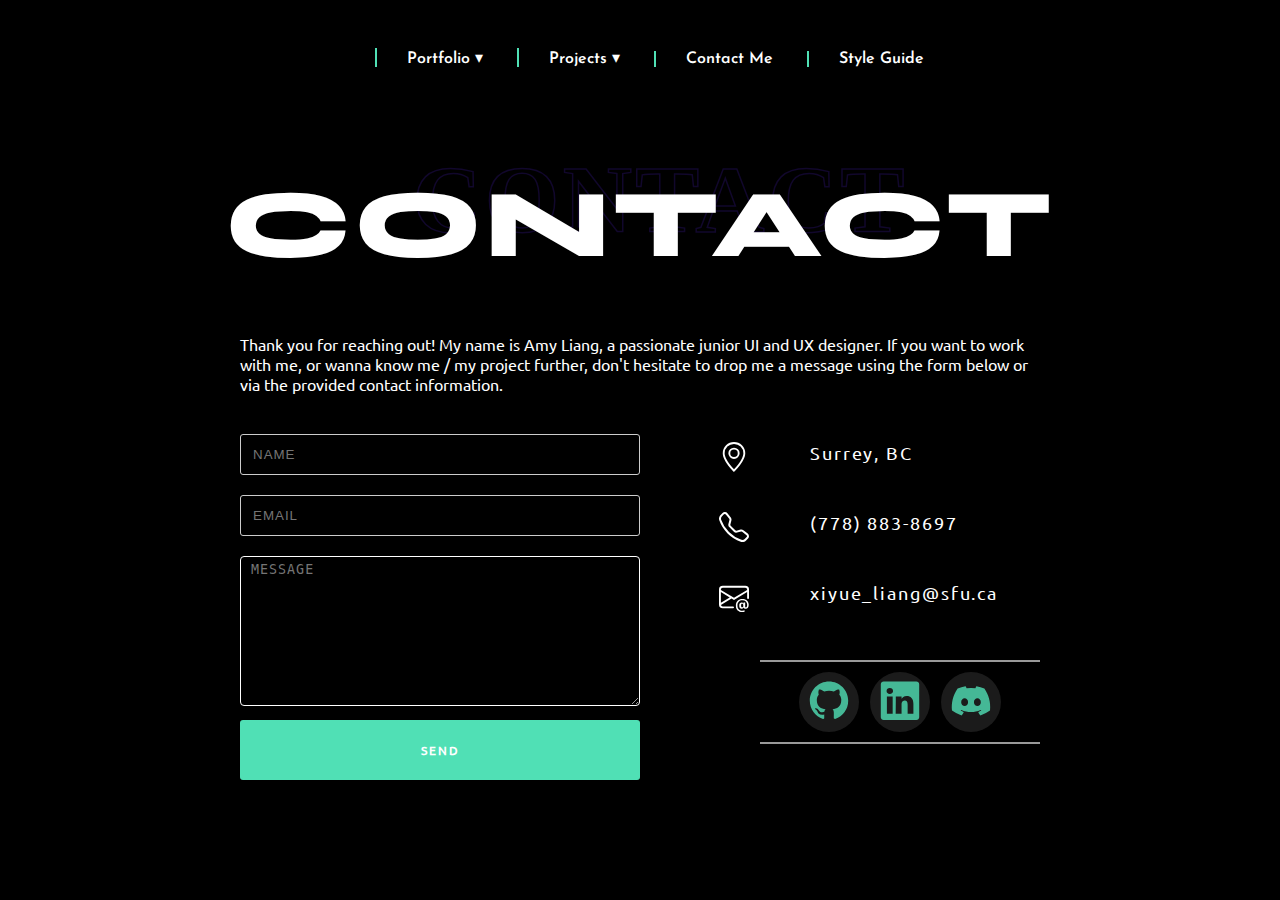
<file: contact.html>
<!DOCTYPE html>
<html lang="en">

<head>
  <meta charset="UTF-8">
  <meta name="viewport" content="width=device-width, initial-scale=1.0">
  <title>AMY - Portfolio</title>
  <link rel="shortcut icon" href="./image/favicon.ico" type="image/x-icon">
  <link rel="stylesheet" href="css/style.css">
  <link rel="stylesheet" href="css/main.css">
  <link rel="stylesheet" href="css/variables.css">
  <link rel="stylesheet" href="css/fonts.css">
</head>

<body>
    <div class="navigation">
      <nav role="navigation" class="primary-navigation">
        <ul>
          <li><a href="index.html">Portfolio &dtrif;</a>
            <ul class="dropdown">
              <li><a class="text-link" href="index.html#landing">Home</a></li>
              <li><a class="text-link" href="index.html#skills">Skills</a></li>
              <li><a class="text-link" href="index.htmll#projects">Project Overview</a></li>
            </ul>
          </li>
          <li><a href="#">Projects &dtrif;</a>
            <ul class="dropdown">
              <li><a href="For_Grand_App.html">For Grand App</a></li>
              <li><a href="Spin_City_Records.html">Spin City Records</a></li>
            </ul>
          </li>
          <li><a href="contact.html">Contact Me</a></li>
          <li><a href="style_guide.html">Style Guide</a></li>
        </ul>
      </nav>
    </div>

  <section id="contact">
    <div class="container">
      <h2 class="section-heading c" data-outline="contact">Contact</h2>
      <p class="quick-message">Thank you for reaching out! My name is Amy Liang, a passionate junior UI and UX designer. If you want to work with me, or wanna know me / my project further, don't hesitate to drop me a message using the form below or via the provided contact information.</p>
        <div class="contact-wrapper">
    
    <!-- Left contact page --> 
      
        <form id="contact-form" class="form-horizontal" role="form">
           
          <div class="form-group">
            <div class="col-sm-12">
              <input type="text" class="form-control" id="name" placeholder="NAME" name="name" value="" required>
            </div>
          </div>
          <div class="form-group">
            <div class="col-sm-12">
              <input type="text" class="form-control" id="email" placeholder="EMAIL" name="email" value="" required>
            </div>
          </div>


          <textarea placeholder="MESSAGE" name="message" required></textarea>
          
          <button class="btn" id="submit" type="submit" value="SEND">
            <!-- <div class="alt-send-button"> -->
              <span class="send-text">SEND</span>
            <!-- </div> -->
          </button>
          
        </form>
        
      <!-- Left contact page --> 
        
          <div class="direct-contact-container">

            <ul class="contact-list">


              <li class="list-item">
                <div id="icons" class="row"><svg xmlns="http://www.w3.org/2000/svg" width="30" height="30" fill="currentColor" class="bi bi-geo-alt" viewBox="0 0 16 16">
                <path d="M12.166 8.94c-.524 1.062-1.234 2.12-1.96 3.07A31.493 31.493 0 0 1 8 14.58a31.481 31.481 0 0 1-2.206-2.57c-.726-.95-1.436-2.008-1.96-3.07C3.304 7.867 3 6.862 3 6a5 5 0 0 1 10 0c0 .862-.305 1.867-.834 2.94zM8 16s6-5.686 6-10A6 6 0 0 0 2 6c0 4.314 6 10 6 10z"/>
                <path d="M8 8a2 2 0 1 1 0-4 2 2 0 0 1 0 4zm0 1a3 3 0 1 0 0-6 3 3 0 0 0 0 6z"/>
                </svg>
                <span class="contact-text place">Surrey, BC</span></div></li>

              
              <li class="list-item">
                <div id="icons" class="row"><svg xmlns="http://www.w3.org/2000/svg" width="30" height="30" fill="currentColor" class="bi bi-telephone" viewBox="0 0 16 16">
                <path d="M3.654 1.328a.678.678 0 0 0-1.015-.063L1.605 2.3c-.483.484-.661 1.169-.45 1.77a17.568 17.568 0 0 0 4.168 6.608 17.569 17.569 0 0 0 6.608 4.168c.601.211 1.286.033 1.77-.45l1.034-1.034a.678.678 0 0 0-.063-1.015l-2.307-1.794a.678.678 0 0 0-.58-.122l-2.19.547a1.745 1.745 0 0 1-1.657-.459L5.482 8.062a1.745 1.745 0 0 1-.46-1.657l.548-2.19a.678.678 0 0 0-.122-.58L3.654 1.328zM1.884.511a1.745 1.745 0 0 1 2.612.163L6.29 2.98c.329.423.445.974.315 1.494l-.547 2.19a.678.678 0 0 0 .178.643l2.457 2.457a.678.678 0 0 0 .644.178l2.189-.547a1.745 1.745 0 0 1 1.494.315l2.306 1.794c.829.645.905 1.87.163 2.611l-1.034 1.034c-.74.74-1.846 1.065-2.877.702a18.634 18.634 0 0 1-7.01-4.42 18.634 18.634 0 0 1-4.42-7.009c-.362-1.03-.037-2.137.703-2.877L1.885.511z"/>
                </svg>
                <span class="contact-text phone"><a href="tel:1-778-883-8697" title="Give me a call">(778) 883-8697</a></span></div></li>


                <li class="list-item">
                <div id="icons" class="row"><svg xmlns="http://www.w3.org/2000/svg" width="30" height="30" fill="currentColor" class="bi bi-envelope-at" viewBox="0 0 16 16">
                <path d="M2 2a2 2 0 0 0-2 2v8.01A2 2 0 0 0 2 14h5.5a.5.5 0 0 0 0-1H2a1 1 0 0 1-.966-.741l5.64-3.471L8 9.583l7-4.2V8.5a.5.5 0 0 0 1 0V4a2 2 0 0 0-2-2H2Zm3.708 6.208L1 11.105V5.383l4.708 2.825ZM1 4.217V4a1 1 0 0 1 1-1h12a1 1 0 0 1 1 1v.217l-7 4.2-7-4.2Z"/>
                <path d="M14.247 14.269c1.01 0 1.587-.857 1.587-2.025v-.21C15.834 10.43 14.64 9 12.52 9h-.035C10.42 9 9 10.36 9 12.432v.214C9 14.82 10.438 16 12.358 16h.044c.594 0 1.018-.074 1.237-.175v-.73c-.245.11-.673.18-1.18.18h-.044c-1.334 0-2.571-.788-2.571-2.655v-.157c0-1.657 1.058-2.724 2.64-2.724h.04c1.535 0 2.484 1.05 2.484 2.326v.118c0 .975-.324 1.39-.639 1.39-.232 0-.41-.148-.41-.42v-2.19h-.906v.569h-.03c-.084-.298-.368-.63-.954-.63-.778 0-1.259.555-1.259 1.4v.528c0 .892.49 1.434 1.26 1.434.471 0 .896-.227 1.014-.643h.043c.118.42.617.648 1.12.648Zm-2.453-1.588v-.227c0-.546.227-.791.573-.791.297 0 .572.192.572.708v.367c0 .573-.253.744-.564.744-.354 0-.581-.215-.581-.8Z"/>
                </svg>
                <span class="contact-text email"><a href="mailto:xiyue_liang@sfu.ca" title="Send me an email">xiyue_liang@sfu.ca</a></span></div></li>

              
              
            </ul>

            <hr>
            <div class="social-media-list">
                <a href="https://github.com/AmyLiang6480" class="contact-icon">
                  <svg xmlns="http://www.w3.org/2000/svg" xmlns:xlink="http://www.w3.org/1999/xlink" width="48" height="48" fill="currentColor" class="bi bi-github" viewBox="0 -4 16 20">
                    <path d="M8 0C3.58 0 0 3.58 0 8c0 3.54 2.29 6.53 5.47 7.59.4.07.55-.17.55-.38 0-.19-.01-.82-.01-1.49-2.01.37-2.53-.49-2.69-.94-.09-.23-.48-.94-.82-1.13-.28-.15-.68-.52-.01-.53.63-.01 1.08.58 1.23.82.72 1.21 1.87.87 2.33.66.07-.52.28-.87.51-1.07-1.78-.2-3.64-.89-3.64-3.95 0-.87.31-1.59.82-2.15-.08-.2-.36-1.02.08-2.12 0 0 .67-.21 2.2.82.64-.18 1.32-.27 2-.27.68 0 1.36.09 2 .27 1.53-1.04 2.2-.82 2.2-.82.44 1.1.16 1.92.08 2.12.51.56.82 1.27.82 2.15 0 3.07-1.87 3.75-3.65 3.95.29.25.54.73.54 1.48 0 1.07-.01 1.93-.01 2.2 0 .21.15.46.55.38A8.012 8.012 0 0 0 16 8c0-4.42-3.58-8-8-8z"/>
                  </svg>
                </a>

                <a href="https://www.linkedin.com/in/xiyue-liang-770571227/" class="contact-icon">
                  <svg xmlns="http://www.w3.org/2000/svg" xmlns:xlink="http://www.w3.org/1999/xlink" width="48" height="48" fill="currentColor" class="bi bi-linkedin" viewBox="0 -4 16 20" >
                    <path d="M0 1.146C0 .513.526 0 1.175 0h13.65C15.474 0 16 .513 16 1.146v13.708c0 .633-.526 1.146-1.175 1.146H1.175C.526 16 0 15.487 0 14.854V1.146zm4.943 12.248V6.169H2.542v7.225h2.401zm-1.2-8.212c.837 0 1.358-.554 1.358-1.248-.015-.709-.52-1.248-1.342-1.248-.822 0-1.359.54-1.359 1.248 0 .694.521 1.248 1.327 1.248h.016zm4.908 8.212V9.359c0-.216.016-.432.08-.586.173-.431.568-.878 1.232-.878.869 0 1.216.662 1.216 1.634v3.865h2.401V9.25c0-2.22-1.184-3.252-2.764-3.252-1.274 0-1.845.7-2.165 1.193v.025h-.016a5.54 5.54 0 0 1 .016-.025V6.169h-2.4c.03.678 0 7.225 0 7.225h2.4z"/>
                  </svg>
                </a>

                <a href="http://discordapp.com/users/845129751520870400" class="contact-icon">
                  <svg xmlns="http://www.w3.org/2000/svg" xmlns:xlink="http://www.w3.org/1999/xlink" width="48" height="48" fill="currentColor" class="bi bi-discord" viewBox="0 -4 16 20">
                    <path d="M13.545 2.907a13.227 13.227 0 0 0-3.257-1.011.05.05 0 0 0-.052.025c-.141.25-.297.577-.406.833a12.19 12.19 0 0 0-3.658 0 8.258 8.258 0 0 0-.412-.833.051.051 0 0 0-.052-.025c-1.125.194-2.22.534-3.257 1.011a.041.041 0 0 0-.021.018C.356 6.024-.213 9.047.066 12.032c.001.014.01.028.021.037a13.276 13.276 0 0 0 3.995 2.02.05.05 0 0 0 .056-.019c.308-.42.582-.863.818-1.329a.05.05 0 0 0-.01-.059.051.051 0 0 0-.018-.011 8.875 8.875 0 0 1-1.248-.595.05.05 0 0 1-.02-.066.051.051 0 0 1 .015-.019c.084-.063.168-.129.248-.195a.05.05 0 0 1 .051-.007c2.619 1.196 5.454 1.196 8.041 0a.052.052 0 0 1 .053.007c.08.066.164.132.248.195a.051.051 0 0 1-.004.085 8.254 8.254 0 0 1-1.249.594.05.05 0 0 0-.03.03.052.052 0 0 0 .003.041c.24.465.515.909.817 1.329a.05.05 0 0 0 .056.019 13.235 13.235 0 0 0 4.001-2.02.049.049 0 0 0 .021-.037c.334-3.451-.559-6.449-2.366-9.106a.034.034 0 0 0-.02-.019Zm-8.198 7.307c-.789 0-1.438-.724-1.438-1.612 0-.889.637-1.613 1.438-1.613.807 0 1.45.73 1.438 1.613 0 .888-.637 1.612-1.438 1.612Zm5.316 0c-.788 0-1.438-.724-1.438-1.612 0-.889.637-1.613 1.438-1.613.807 0 1.451.73 1.438 1.613 0 .888-.631 1.612-1.438 1.612Z"/>
                  </svg>
                </a>
              </div>

            <hr>

          </div>
        
      </div>
    </div>
  </section>

  <!-- <script src="./app.js"></script> -->
</body>

</html>
</file>
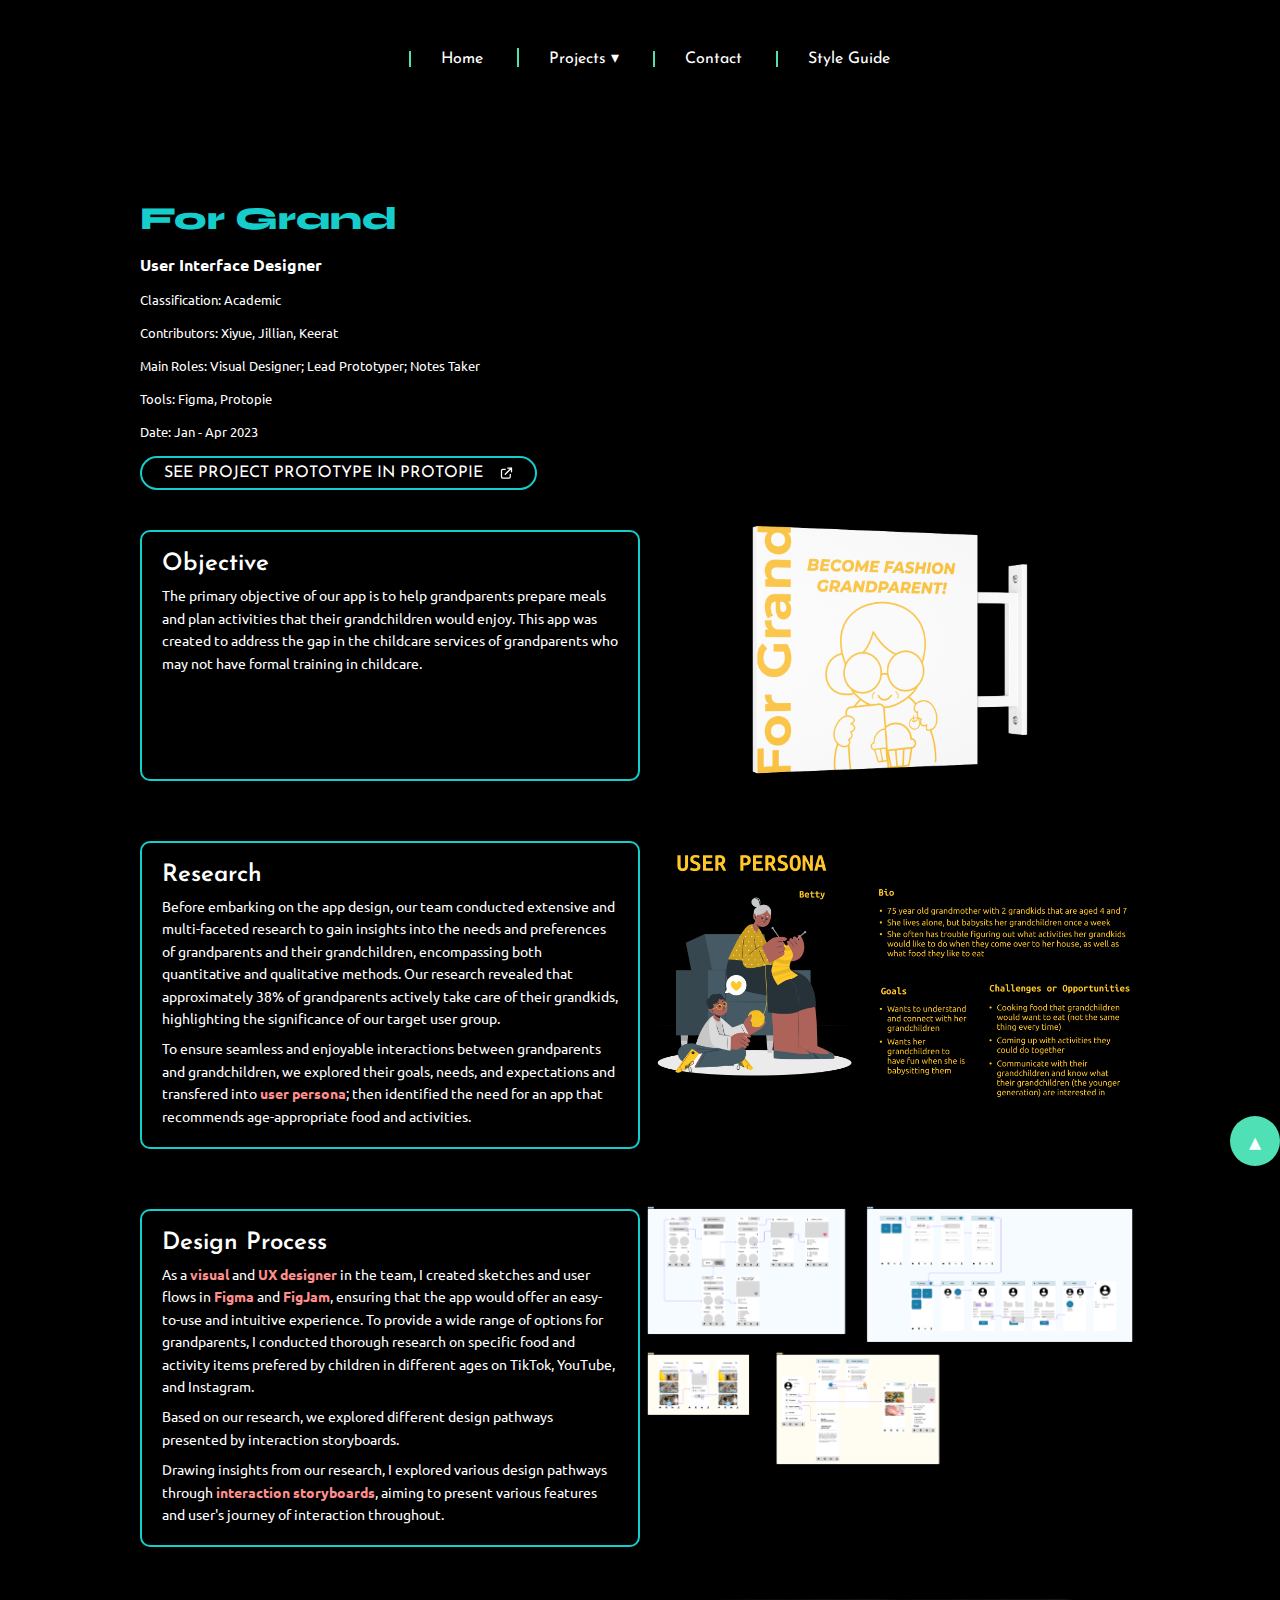
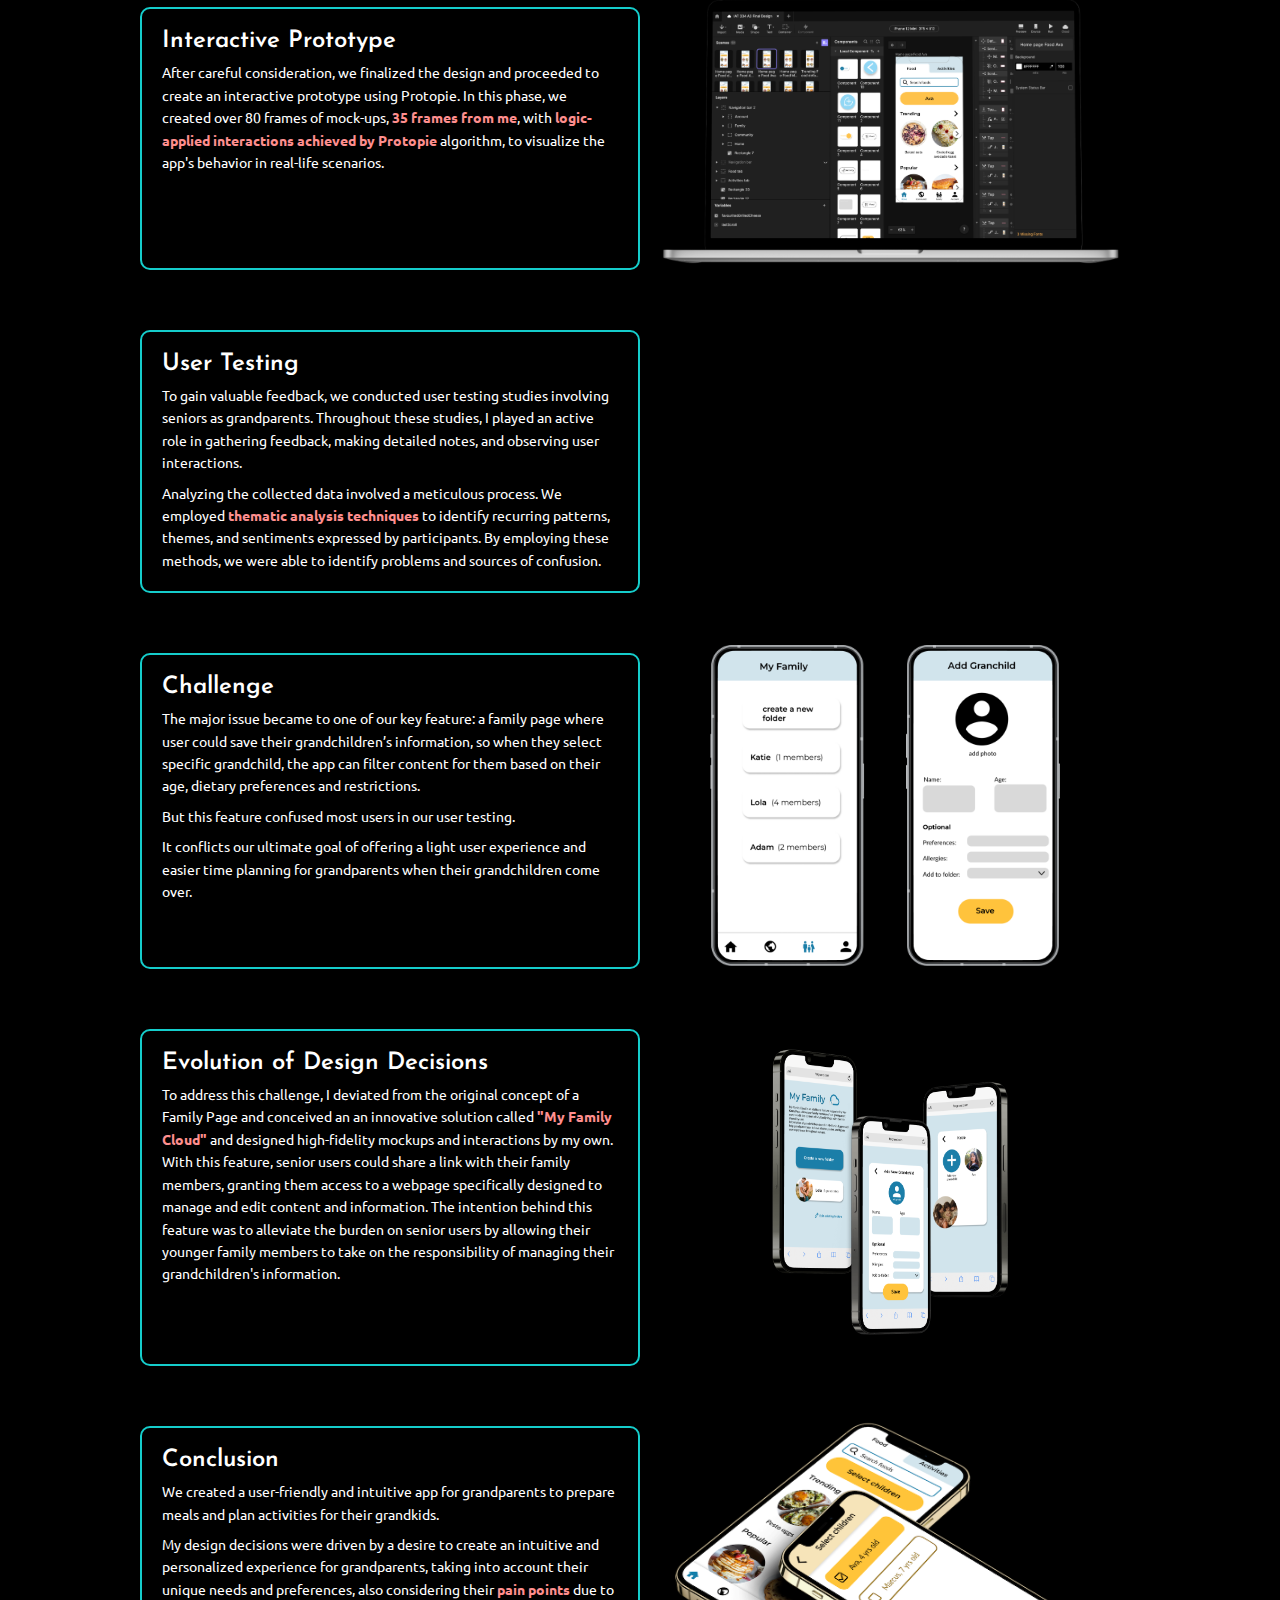
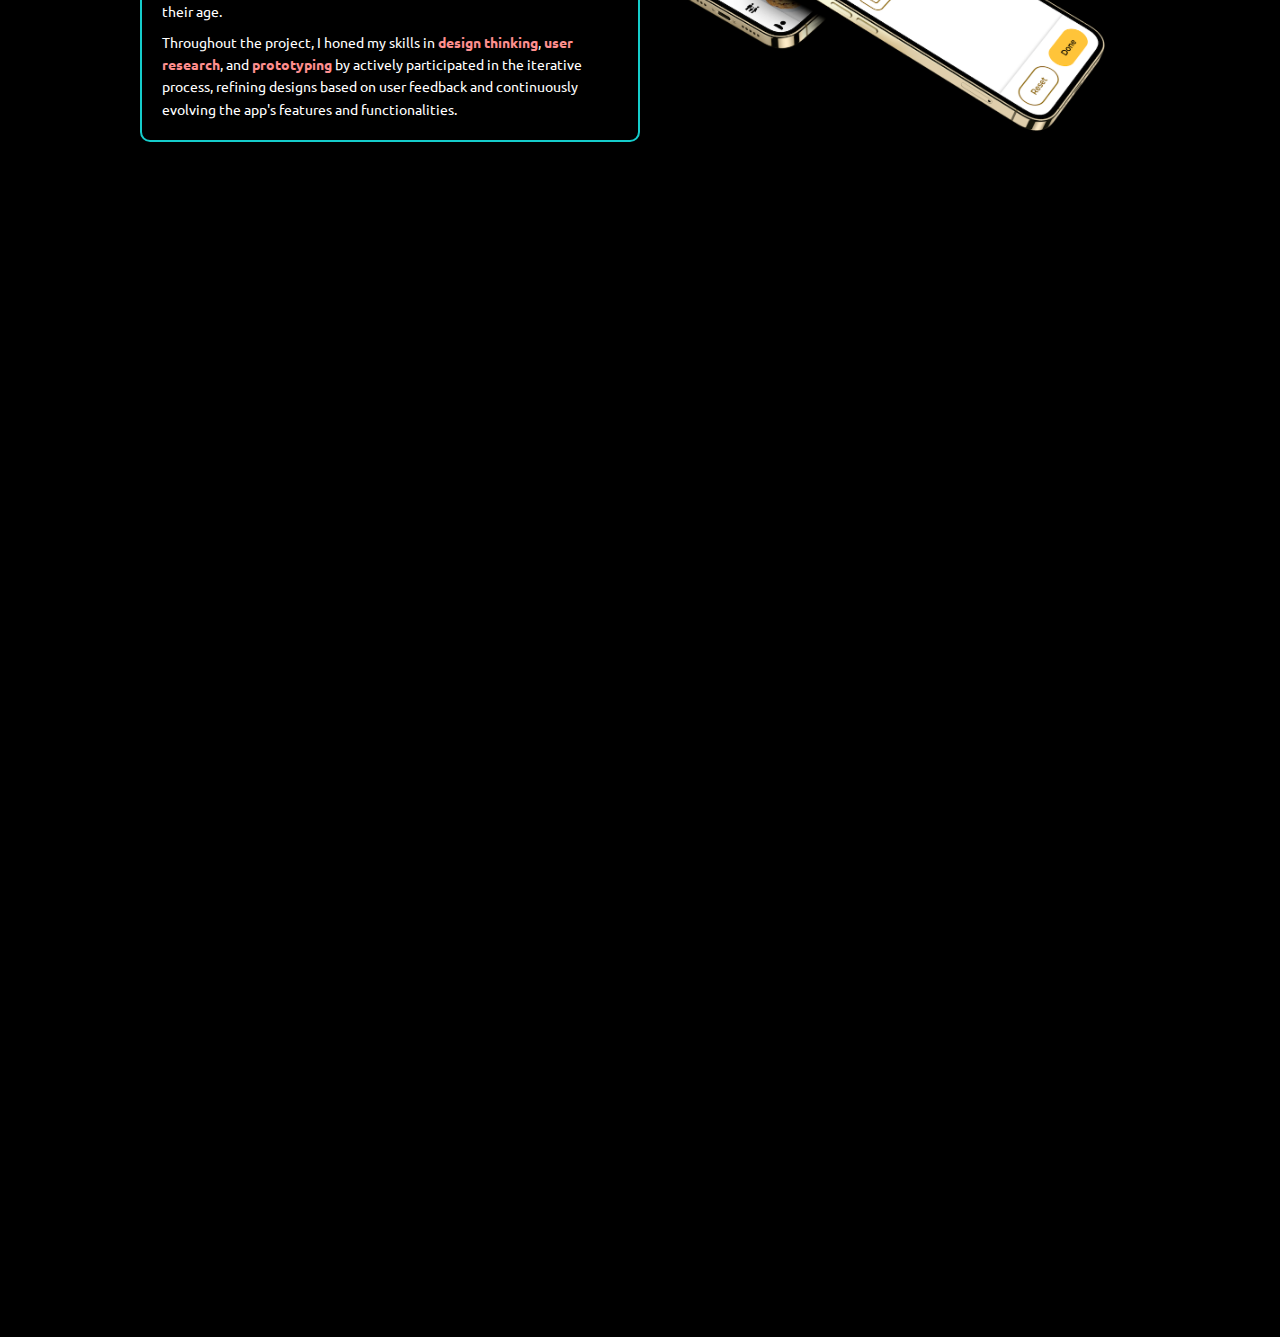
<file: For_Grand_App.html>
<!DOCTYPE html>
<html lang="en">

<head>
    <meta charset="utf-8">
    <meta http-equiv="X-UA-Compatible" content="IE=edge">
    <meta name="viewport" content="width=device-width, initial-scale=1">
    <title>Single Project</title>
    <link rel="icon" href="img/fav.png" type="image/x-icon">

    <link href="css/variables.css" rel="stylesheet" />
    <link href="css/main.css" rel="stylesheet" />
    <link href="css/style.css" rel="stylesheet" />
    <link href="css/fonts.css" rel="stylesheet" />
    <link href='https://fonts.googleapis.com/css?family=Syne' rel='stylesheet'>
    <link href='https://fonts.googleapis.com/css?family=Josefin Sans' rel='stylesheet'>
    <link href='https://fonts.googleapis.com/css?family=Ubuntu' rel='stylesheet'>
</head>

<body>
    <div class="navigation">
      <nav role="navigation" class="primary-navigation">
        <ul>
          <li><a href="index.html">Home</a>
            <!-- <ul class="dropdown">
              <li><a class="text-link" href="index.html#landing">Bio</a></li>
              <li><a class="text-link" href="index.html#skills">Skills</a></li>
              <li><a class="text-link" href="index.html#projects">Project Overview</a></li>
            </ul> -->
          </li>
          <li><a href="#">Projects &dtrif;</a>
            <ul class="dropdown">
              <li><a href="For_Grand_App.html">For Grand App</a></li>
              <li><a href="Spin_City_Records.html">Spin City Records</a></li>
            </ul>
          </li>
          <li><a href="contact.html">Contact</a></li>
          <li><a href="style_guide.html">Style Guide</a></li>
        </ul>
      </nav>
    </div>

<!--     <header>
        <div class="banner">
            
        </div>
    </header> -->
    
    <!-- main-container -->
    <div class="container main-container">

            <h1 class= "white">For Grand</h1>
            <h4 class= "white">User Interface Designer</h4>
            <h5 class= "white">Classification: Academic</h5>
            <h5 class= "white">Contributors: Xiyue, Jillian, Keerat</h5>
            <h5 class= "white">Main Roles: Visual Designer; Lead Prototyper; Notes Taker</h5>
            <h5 class= "white">Tools: Figma, Protopie</h5>
            <h5 class= "white">Date: Jan - Apr 2023</h5>
                <div class="buttons">
                    <a class="primary-btn out external" href="https://cloud.protopie.io/p/cb773d455c79d19baddb45ee" target="_blank"><span>See Project Prototype in Protopie</span>
                        <svg xmlns="http://www.w3.org/2000/svg" fill="none" viewBox="0 0 24 24" stroke="currentColor">
                          <path stroke-linecap="round" stroke-linejoin="round" stroke-width="2"
                            d="M10 6H6a2 2 0 00-2 2v10a2 2 0 002 2h10a2 2 0 002-2v-4M14 4h6m0 0v6m0-6L10 14" />
                        </svg>
                    </a>
                </div>


            <div id="myModal" class="modal">
                <!-- The Close Button -->
                <span class="close">&times;</span>

                <!-- Modal Content (The Image) -->
                <img class="modal-content" id="img01">

                <!-- Modal Caption (Image Text) -->
                <div id="caption"></div>
            </div>

        <div class="project">
            <div class="project-text">
                <h2>Objective</h2>
                <p>The primary objective of our app is to help grandparents prepare meals and plan activities that their grandchildren would enjoy. This app was created to address the gap in the childcare services of grandparents who may not have formal training in childcare.</p>
            </div>
            <div class="project-image">
                <img class="trigger" src="./assets/poster.png" alt="Branding">
            </div>
        </div>
        <div class="project">
            <div class="project-text">
                <h2>Research</h2>
                <p>Before embarking on the app design, our team conducted extensive and multi-faceted research to gain insights into the needs and preferences of grandparents and their grandchildren, encompassing both quantitative and qualitative methods. Our research revealed that approximately 38% of grandparents actively take care of their grandkids, highlighting the significance of our target user group. </p>
                <p>To ensure seamless and enjoyable interactions between grandparents and grandchildren, we explored their goals, needs, and expectations and transfered into <b>user persona</b>; then identified the need for an app that recommends age-appropriate food and activities.</p>
            </div>
            <div class="project-image">
                <img class="trigger" src="./assets/user_persona.png" alt="User Persona">
            </div>
        </div>
        <div class="project">
            <div class="project-text">
                <h2>Design Process</h2>
                <p> As a <b>visual</b> and <b>UX designer</b> in the team, I created sketches and user flows in <b>Figma</b> and <b>FigJam</b>, ensuring that the app would offer an easy-to-use and intuitive experience. To provide a wide range of options for grandparents, I conducted thorough research on specific food and activity items prefered by children in different ages on TikTok, YouTube, and Instagram.</p>
                <p>Based on our research, we explored different design pathways presented by interaction storyboards.</p>
                <p>Drawing insights from our research, I explored various design pathways through <b>interaction storyboards</b>, aiming to present various features and user's journey of interaction throughout. </p>
            </div>
            <div class="project-image">
                <img class="trigger" src="./assets/Interaction_Storyboard.png" alt="Interaction Flows">
            </div>
        </div>
        <div class="project">
            <div class="project-text">
                <h2>Interactive Prototype</h2>
                <p>After careful consideration, we finalized the design and proceeded to create an interactive prototype using Protopie. In this phase, we created over 80 frames of mock-ups, <b>35 frames from me</b>, with <b>logic-applied interactions achieved by Protopie</b> algorithm, to visualize  the app's behavior in real-life scenarios. </p>
            </div>
            <div class="project-image">
                <img class="trigger" src="./assets/prototype.png" alt="Prototyping in Protopie">
            </div>
        </div>
        <div class="project">
            <div class="project-text">
                <h2>User Testing</h2>
                <p>To gain valuable feedback, we conducted user testing studies involving seniors as grandparents. Throughout these studies, I played an active role in gathering feedback, making detailed notes, and observing user interactions. </p>
                <p>Analyzing the collected data involved a meticulous process. We employed <b>thematic analysis techniques</b> to identify recurring patterns, themes, and sentiments expressed by participants. By employing these methods, we were able to identify problems and sources of confusion.</p>
            </div>
        </div>
        <div class="project">
            <div class="project-text">
                <h2>Challenge</h2>
                <p>The major issue became to one of our key feature: a family page where user could save their grandchildren’s information, so when they select specific grandchild, the app can filter content for them based on their age, dietary preferences and restrictions. </p>
                <p>But this feature confused most users in our user testing. </p>
                <p>It conflicts our ultimate goal of offering a light user experience and easier time planning for grandparents when their grandchildren come over.  </p>
            </div>
            <div class="project-image">
                <img class="trigger" src="./assets/challenge.png" alt="Challenge">
            </div>
        </div>
        <div class="project">
            <div class="project-text">
                <h2>Evolution of Design Decisions</h2>
                <p>To address this challenge, I deviated from the original concept of a Family Page and conceived an an innovative solution called <b>"My Family Cloud"</b> and designed high-fidelity mockups and interactions by my own. With this feature, senior users could share a link with their family members, granting them access to a webpage specifically designed to manage and edit content and information. The intention behind this feature was to alleviate the burden on senior users by allowing their younger family members to take on the responsibility of managing their grandchildren's information.</p>
            </div>
            <div class="project-image">
                <img class="trigger" src="./assets/forgrand_solution.png" alt="My Family Cloud">
            </div>
        </div>
        <div class="project">
            <div class="project-text">
                <h2>Conclusion</h2>
                <p>We created a user-friendly and intuitive app for grandparents to prepare meals and plan activities for their grandkids. </p>
                <p>My design decisions were driven by a desire to create an intuitive and personalized experience for grandparents, taking into account their unique needs and preferences, also considering their <b>pain points</b> due to their age. </p>
                <p>Throughout the project, I honed my skills in <b>design thinking</b>, <b>user research</b>, and <b>prototyping</b> by actively participated in the iterative process, refining designs based on user feedback and continuously evolving the app's features and functionalities. </p>
            </div>
            <div class="project-image">
                <img class="trigger" src="./assets/app_home.png" alt="Final Mockups">
            </div>
        </div>
        </div>

    <!-- </div> -->
    <a id="back-to-top" href="#">&utrif;</a>
    <!-- end main-container -->
    <script src="js/modal-image.js"></script>

</body>

</html>
</file>
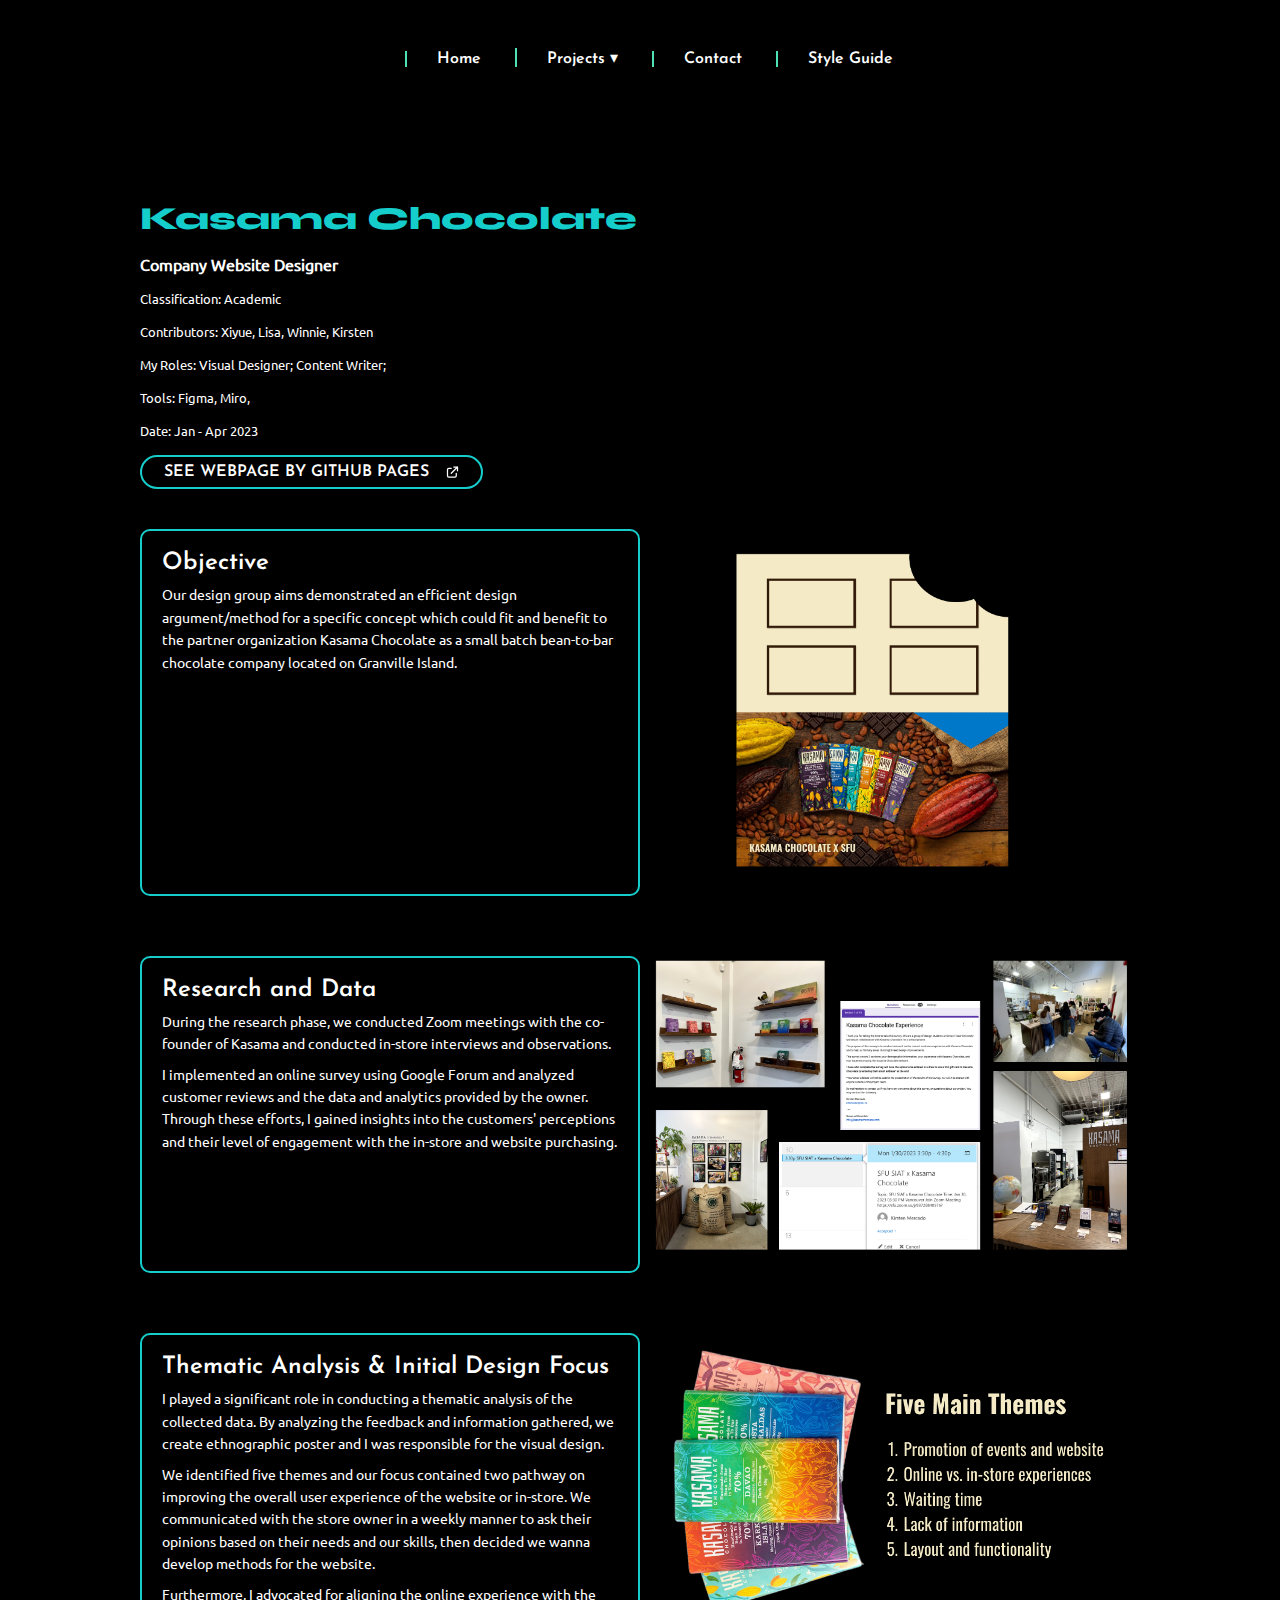
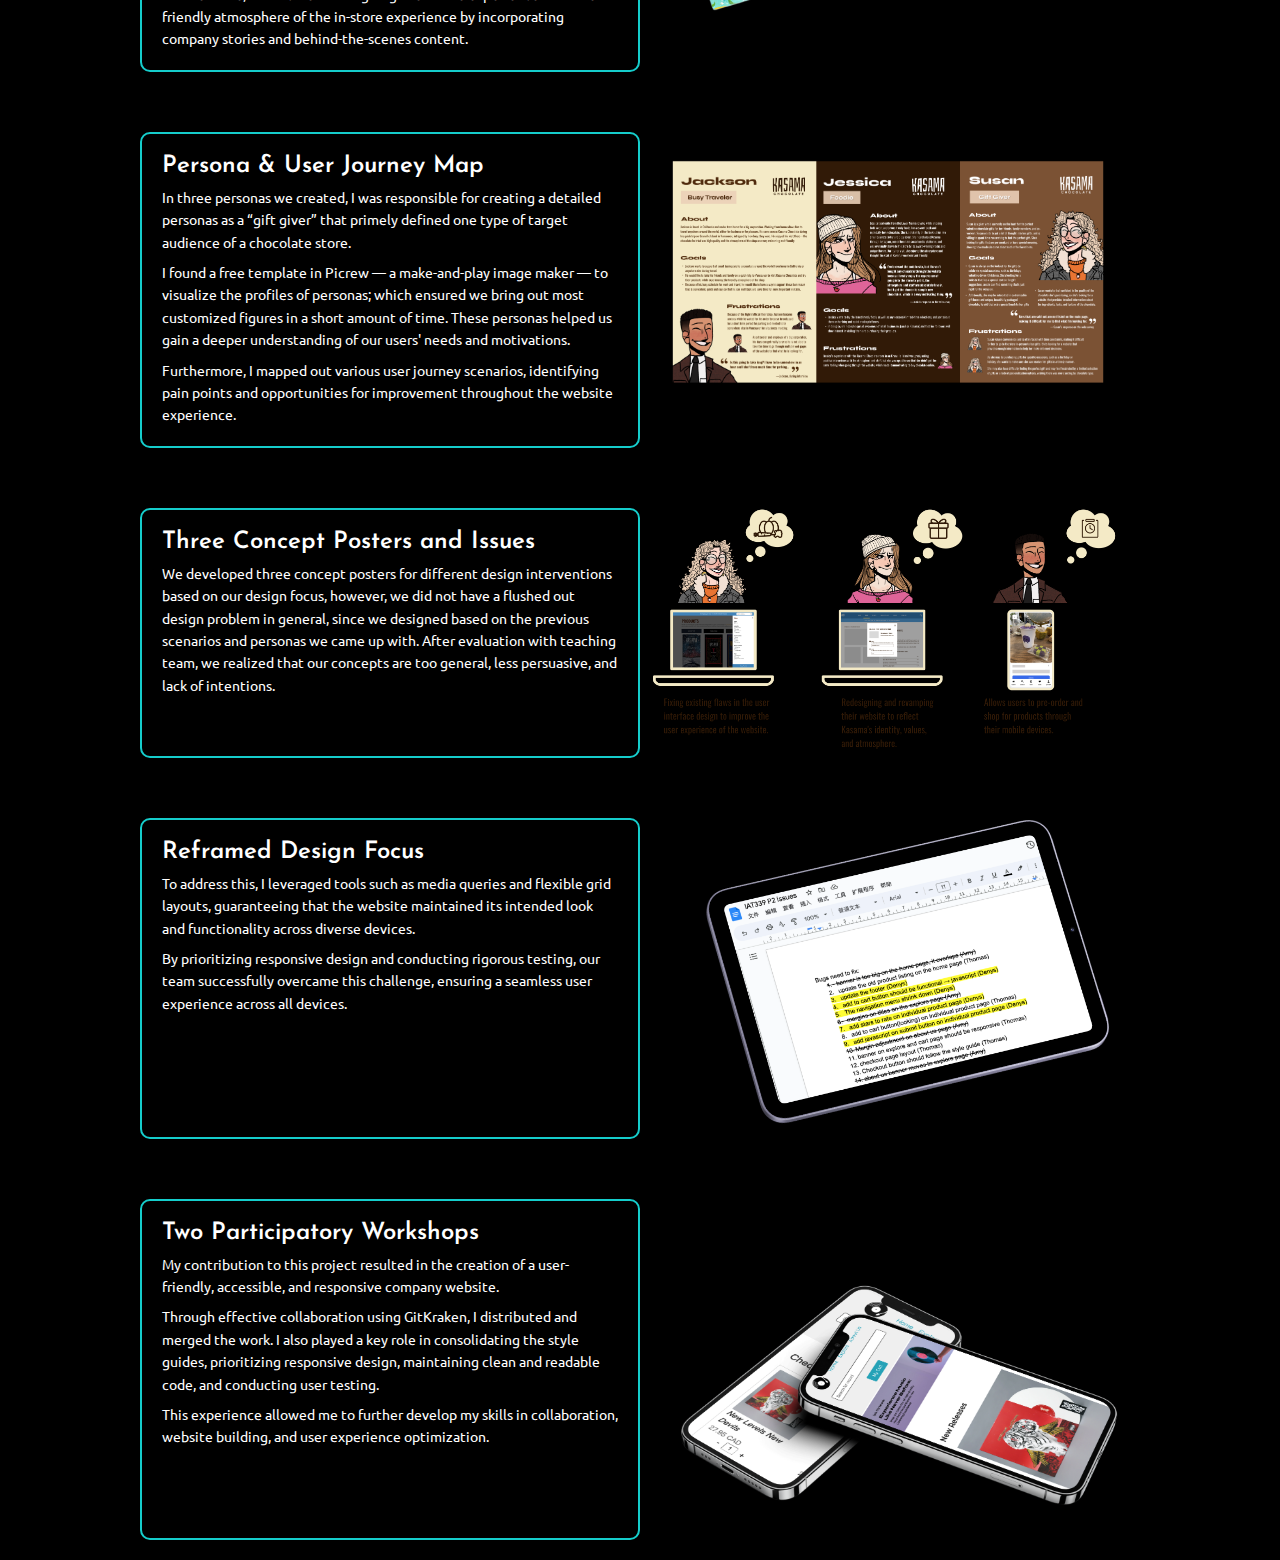
<file: Kasama_Chocolate.html>
<!DOCTYPE html>
<html lang="en">

<head>
    <meta charset="utf-8">
    <meta http-equiv="X-UA-Compatible" content="IE=edge">
    <meta name="viewport" content="width=device-width, initial-scale=1">
    <title>Single Project</title>
    <link rel="icon" href="img/fav.png" type="image/x-icon">

    <link href="css/variables.css" rel="stylesheet" />
    <link href="css/main.css" rel="stylesheet" />
    <link href="css/style.css" rel="stylesheet" />
    <link href="css/fonts.css" rel="stylesheet" />
<!--     <link href='https://fonts.googleapis.com/css?family=Syne' rel='stylesheet'>
    <link href='https://fonts.googleapis.com/css?family=Josefin Sans' rel='stylesheet'>
    <link href='https://fonts.googleapis.com/css?family=Ubuntu' rel='stylesheet'> -->
</head>

<body>
    <div class="navigation">
      <nav role="navigation" class="primary-navigation">
        <ul>
          <li><a href="index.html">Home</a>
            <!-- <ul class="dropdown">
              <li><a class="text-link" href="index.html#landing">Bio</a></li>
              <li><a class="text-link" href="index.html#skills">Skills</a></li>
              <li><a class="text-link" href="index.html#projects">Project Overview</a></li>
            </ul> -->
          </li>
          <li><a href="#">Projects &dtrif;</a>
            <ul class="dropdown">
              <li><a href="For_Grand_App.html">For Grand App</a></li>
              <li><a href="Spin_City_Records.html">Spin City Records</a></li>
              <li><a href="Kasama_Chocolate.html">Kasama Chocolate</a></li>
            </ul>
          </li>
          <li><a href="contact.html">Contact</a></li>
          <li><a href="style_guide.html">Style Guide</a></li>
        </ul>
      </nav>
    </div>

    <header>

    </header>
    
    <!-- main-container -->
    <div class="container main-container">

            <h1 class= "white">Kasama Chocolate</h1>
            <h4 class= "white">Company Website Designer</h4>
            <h5 class= "white">Classification: Academic</h5>
            <h5 class= "white">Contributors: Xiyue, Lisa, Winnie, Kirsten</h4>
            <h5 class= "white">My Roles: Visual Designer; Content Writer; </h5>
            <h5 class= "white">Tools: Figma, Miro, </h5>
            <h5 class= "white">Date: Jan - Apr 2023</h5>
            <div class="buttons">
                    <a class="primary-btn out external" href="https://amyliang6480.github.io/Spin-City-Records_Company-Website/" target="_blank"><span>See Webpage by Github Pages</span>
                        <svg xmlns="http://www.w3.org/2000/svg" fill="none" viewBox="0 0 24 24" stroke="currentColor">
                          <path stroke-linecap="round" stroke-linejoin="round" stroke-width="2"
                            d="M10 6H6a2 2 0 00-2 2v10a2 2 0 002 2h10a2 2 0 002-2v-4M14 4h6m0 0v6m0-6L10 14" />
                        </svg>
                    </a>
            </div>

            <div id="myModal" class="modal">
                <!-- The Close Button -->
                <span class="close">&times;</span>

                <!-- Modal Content (The Image) -->
                <img class="modal-content" id="img01">

                <!-- Modal Caption (Image Text) -->
                <div id="caption"></div>
            </div>

        <div class="project">
            <div class="project-text">
                <h2>Objective</h2>
                <p>Our design group aims demonstrated an efficient design argument/method for a specific concept which could fit and benefit to the partner organization Kasama Chocolate as a small batch bean-to-bar chocolate company located on Granville Island.</p>
            </div>
            <div class="project-image">
                <img class="trigger" src="./assets/Kasama_Chocolate.png" alt="Particiatory Company">
            </div>
        </div>
        <div class="project">
            <div class="project-text">
                <h2>Research and Data</h2>
                <p>During the research phase, we conducted Zoom meetings with the co-founder of Kasama and conducted in-store interviews and observations.</p>
                <p>I implemented an online survey using Google Forum and analyzed customer reviews and the data and analytics provided by the owner. Through these efforts, I gained insights into the customers' perceptions and their level of engagement with the in-store and website purchasing.</p>
            </div>
            <div class="project-image">
                <img class="trigger" src="./assets/research.png" alt="Research Results">
            </div>
        </div>
        <div class="project">
            <div class="project-text">
                <h2>Thematic Analysis & Initial Design Focus</h2>
                <p>I played a significant role in conducting a thematic analysis of the collected data. By analyzing the feedback and information gathered, we create ethnographic poster and I was responsible for the visual design.</p>
                <p>We identified five themes and our focus contained two pathway on improving the overall user experience of the website or in-store. We communicated with the store owner in a weekly manner to ask their opinions based on their needs and our skills, then decided we wanna develop methods for the website. </p>
                <p>Furthermore, I advocated for aligning the online experience with the friendly atmosphere of the in-store experience by incorporating company stories and behind-the-scenes content.</p>

            </div>
            <div class="project-image">
                <img class="trigger" src="./assets/5themes.png" alt="Five Themes">
            </div>
        </div>
        <div class="project">
            <div class="project-text">
                <h2>Persona & User Journey Map</h2>
                <p>In three personas we created, I was responsible for creating a detailed personas as a “gift giver” that primely defined one type of target audience of a chocolate store.</p>
                <p>I found a free template in Picrew — a make-and-play image maker — to visualize the profiles of personas; which ensured we bring out most customized figures in a short amount of time. These personas helped us gain a deeper understanding of our users' needs and motivations. </p>
                <p>Furthermore, I mapped out various user journey scenarios, identifying pain points and opportunities for improvement throughout the website experience.</p>
            </div>
            <div class="project-image">
                <img class="trigger" src="./assets/3_personas.png" alt="Three Personas">
            </div>
        </div>
        <div class="project">
            <div class="project-text">
                <h2>Three Concept Posters and Issues</h2>
                <p>We developed three concept posters for different design interventions based on our design focus, however, we did not have a flushed out design problem in general, since we designed based on the previous scenarios and personas we came up with. After evaluation with teaching team, we realized that our concepts are too general, less persuasive, and lack of intentions.</p>
            </div>
            <div class="project-image">
                <img class="trigger" src="./assets/3_concepts.png" alt="Three Concepts">
            </div>
        </div>
        <div class="project">
            <div class="project-text">
                <h2>Reframed Design Focus</h2>
                <p> To address this, I leveraged tools such as media queries and flexible grid layouts, guaranteeing that the website maintained its intended look and functionality across diverse devices. </p>
                <p>By prioritizing responsive design and conducting rigorous testing, our team successfully overcame this challenge, ensuring a seamless user experience across all devices.</p>
            </div>
            <div class="project-image">
                <img src="./assets/web_solution.png" alt="Project Image">
            </div>
        </div>
        <div class="project">
            <div class="project-text">
                <h2>Two Participatory Workshops</h2>
                <p>My contribution to this project resulted in the creation of a user-friendly, accessible, and responsive company website. </p> 
                <p>Through effective collaboration using GitKraken, I distributed and merged the work. I also played a key role in consolidating the style guides, prioritizing responsive design, maintaining clean and readable code, and conducting user testing.</p>
                <p>This experience allowed me to further develop my skills in collaboration, website building, and user experience optimization.</p>
            </div>
            <div class="project-image">
                <img src="./assets/conclusion.png" alt="Project Image">
            </div>
        </div>

    </div>
    <!-- end main-container -->


</body>

</html>
</file>
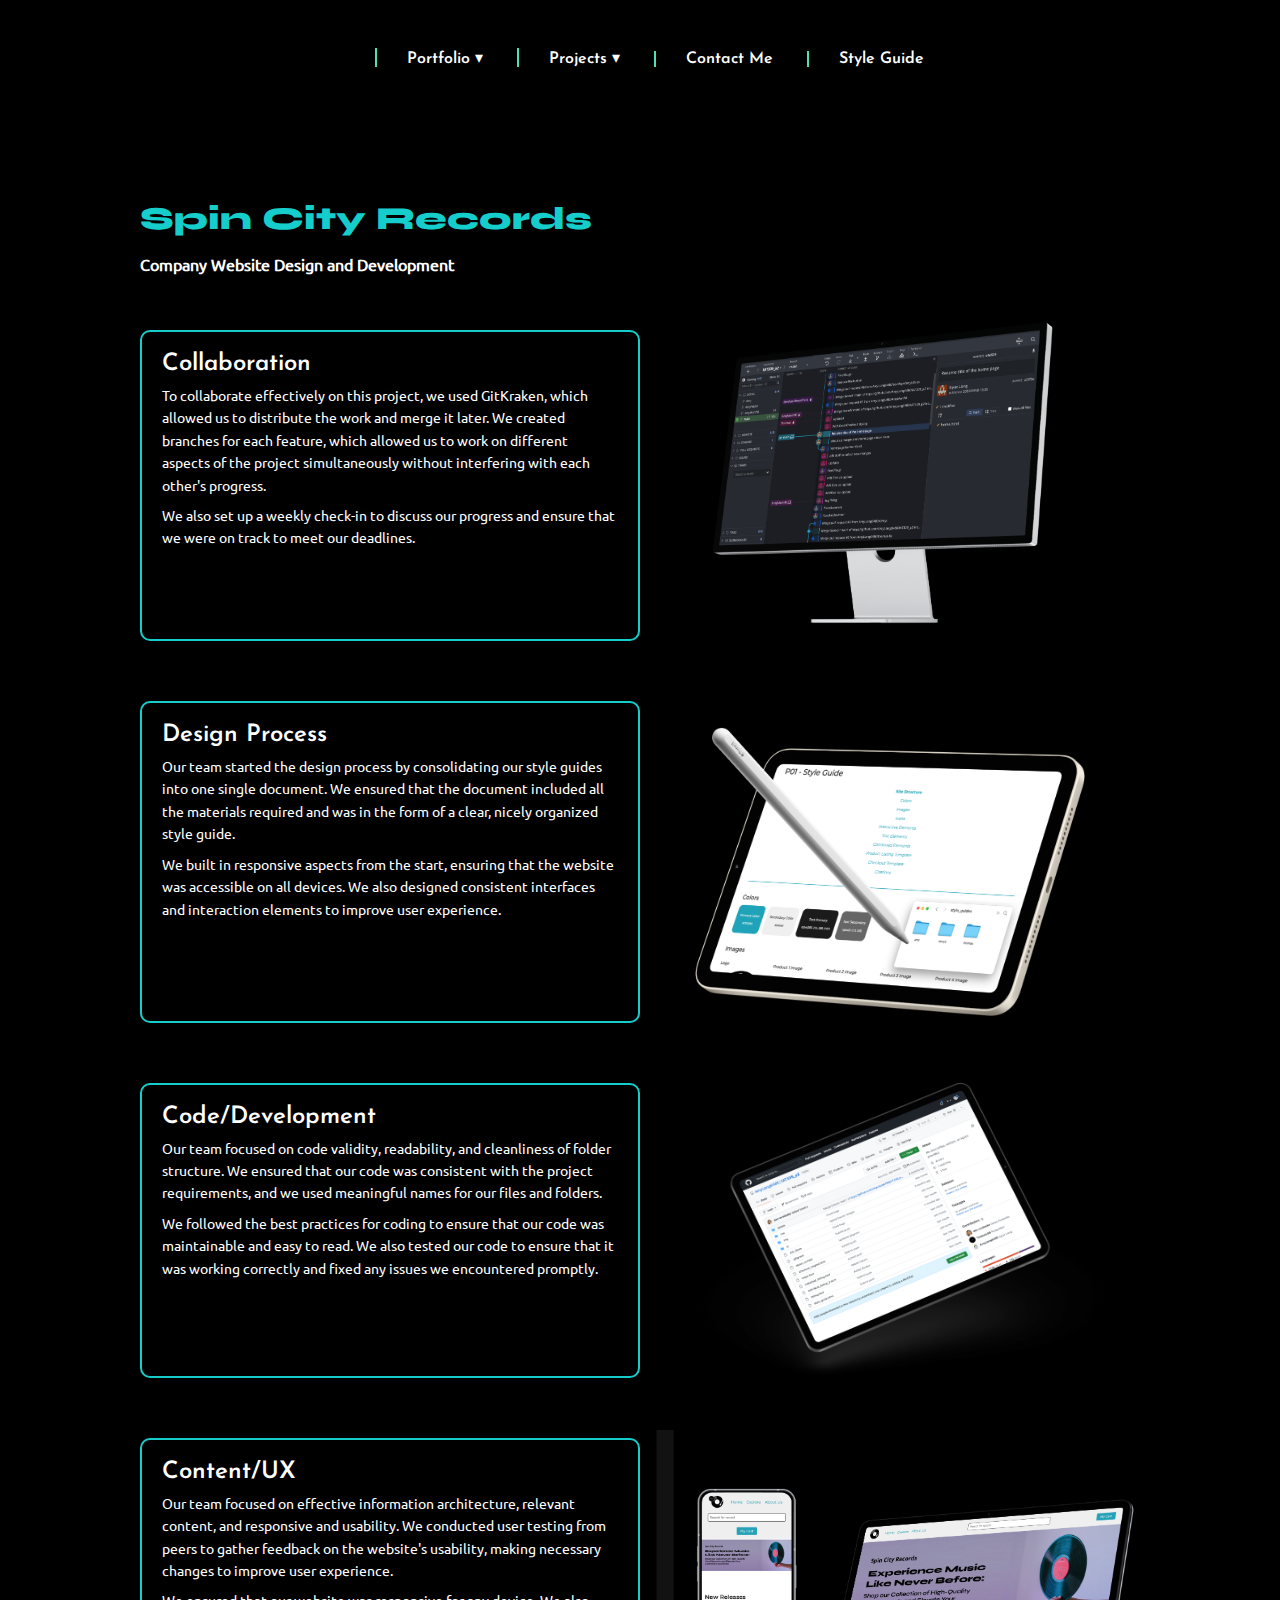
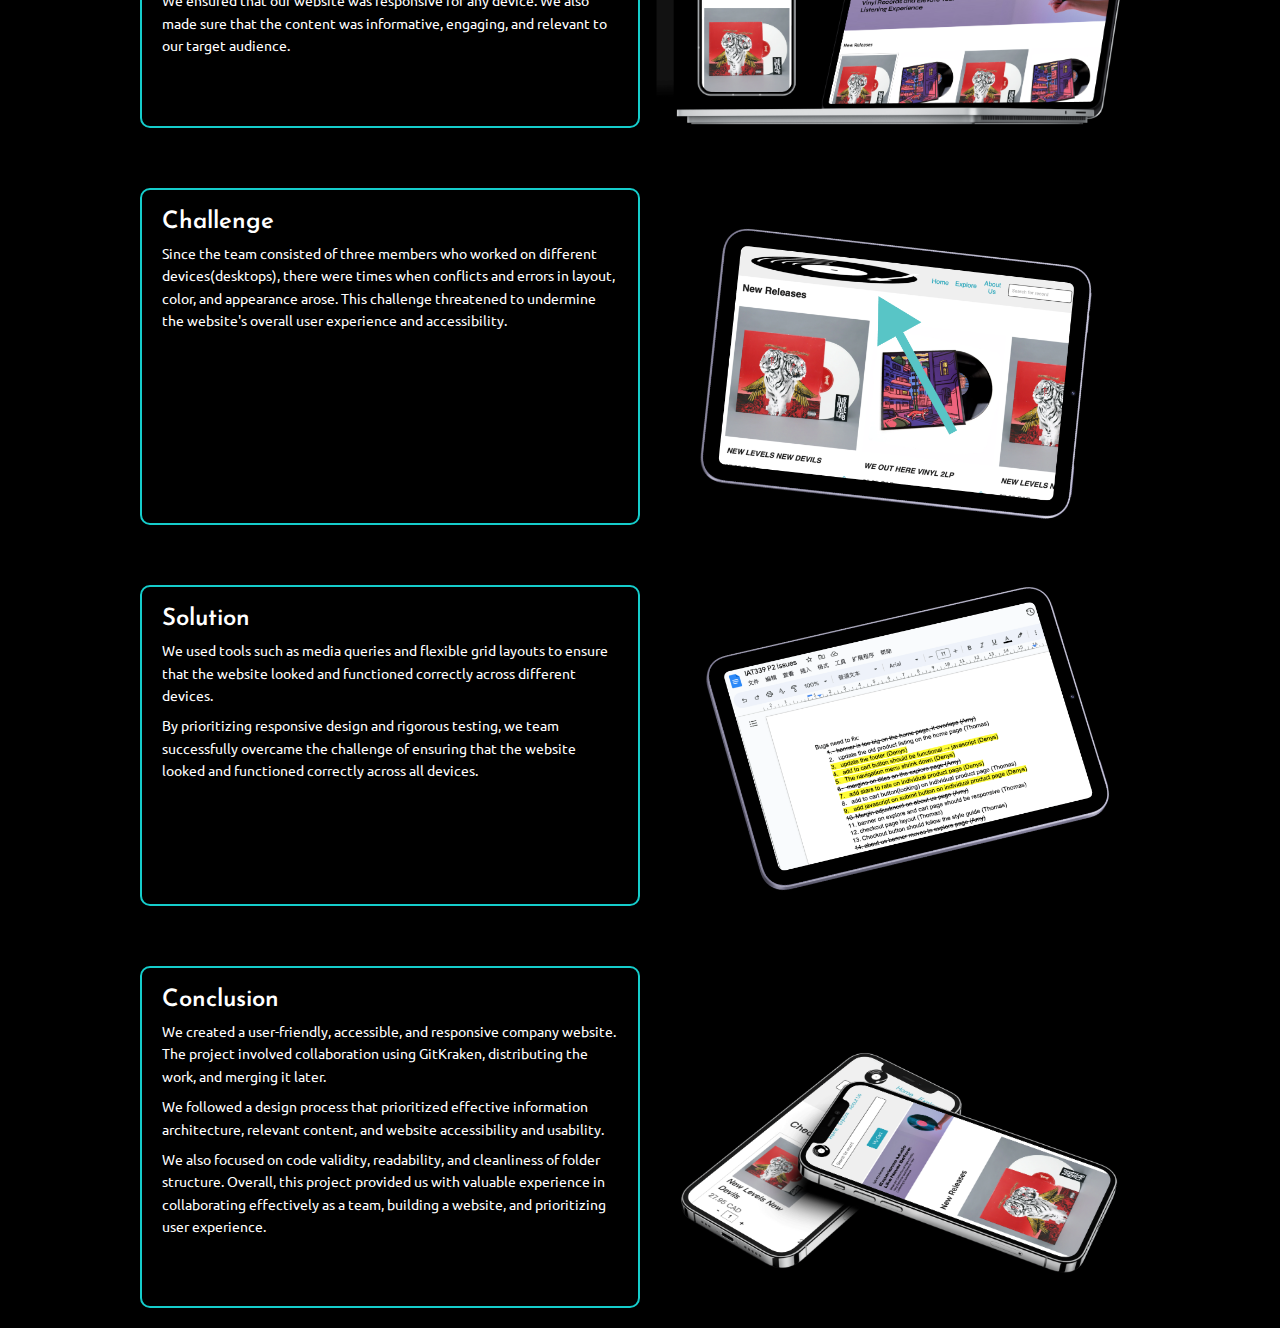
<file: project2.html>
<!DOCTYPE html>
<html lang="en">

<head>
    <meta charset="utf-8">
    <meta http-equiv="X-UA-Compatible" content="IE=edge">
    <meta name="viewport" content="width=device-width, initial-scale=1">
    <title>Single Project</title>
    <link rel="icon" href="img/fav.png" type="image/x-icon">

    <link href="css/variables.css" rel="stylesheet" />
    <link href="css/main.css" rel="stylesheet" />
    <link href="css/style.css" rel="stylesheet" />
    <link href="css/fonts.css" rel="stylesheet" />
<!--     <link href='https://fonts.googleapis.com/css?family=Syne' rel='stylesheet'>
    <link href='https://fonts.googleapis.com/css?family=Josefin Sans' rel='stylesheet'>
    <link href='https://fonts.googleapis.com/css?family=Ubuntu' rel='stylesheet'> -->
</head>

<body>
    <div class="navigation">
      <nav role="navigation" class="primary-navigation">
        <ul>
          <li><a href="index.html">Portfolio &dtrif;</a>
            <ul class="dropdown">
              <li><a class="text-link" href="index.html#landing">Home</a></li>
              <li><a class="text-link" href="index.html#skills">Skills</a></li>
              <li><a class="text-link" href="index.html#about">About</a></li>
              <li><a class="text-link" href="index.htmll#projects">Project Overview</a></li>
            </ul>
          </li>
          <li><a href="#">Projects &dtrif;</a>
            <ul class="dropdown">
              <li><a href="project1.html">For Grand App</a></li>
              <li><a href="project2.html">Spin City Records</a></li>
            </ul>
          </li>
          <li><a href="contact.html">Contact Me</a></li>
          <li><a href="style_guide.html">Style Guide</a></li>
        </ul>
      </nav>
    </div>

    <header>

    </header>
    
    <!-- main-container -->
    <div class="container main-container">

            <h1 class= "white">Spin City Records</h1>
            <h4 class= "white">Company Website Design and Development</h4>

        <div class="project">
            <div class="project-text">
                <h2>Collaboration</h2>
                <p>To collaborate effectively on this project, we used GitKraken, which allowed us to distribute the work and merge it later. We created branches for each feature, which allowed us to work on different aspects of the project simultaneously without interfering with each other's progress.</p>
                <p>We also set up a weekly check-in to discuss our progress and ensure that we were on track to meet our deadlines.</p>
            </div>
            <div class="project-image">
                <img src="./assets/gitkraken.png" alt="Project Image">
            </div>
        </div>
        <div class="project">
            <div class="project-text">
                <h2>Design Process</h2>
                <p>Our team started the design process by consolidating our style guides into one single document. We ensured that the document included all the materials required and was in the form of a clear, nicely organized style guide. </p>
                <p>We built in responsive aspects from the start, ensuring that the website was accessible on all devices. We also designed consistent interfaces and interaction elements to improve user experience.</p>
            </div>
            <div class="project-image">
                <img src="./assets/style_guide.png" alt="Project Image">
            </div>
        </div>
        <div class="project">
            <div class="project-text">
                <h2>Code/Development</h2>
                <p>Our team focused on code validity, readability, and cleanliness of folder structure. We ensured that our code was consistent with the project requirements, and we used meaningful names for our files and folders. </p>
                <p>We followed the best practices for coding to ensure that our code was maintainable and easy to read. We also tested our code to ensure that it was working correctly and fixed any issues we encountered promptly.</p>
            </div>
            <div class="project-image">
                <img src="./assets/github.png" alt="Project Image">
            </div>
        </div>
        <div class="project">
            <div class="project-text">
                <h2>Content/UX</h2>
                <p>Our team focused on effective information architecture, relevant content, and responsive and usability. We conducted user testing from peers to gather feedback on the website's usability, making necessary changes to improve user experience. </p>
                <p>We ensured that our website was responsive for any device. We also made sure that the content was informative, engaging, and relevant to our target audience.</p>
            </div>
            <div class="project-image">
                <img src="./assets/devices.png" alt="Project Image">
            </div>
        </div>
        <div class="project">
            <div class="project-text">
                <h2>Challenge</h2>
                <p>Since the team consisted of three members who worked on different devices(desktops), there were times when conflicts and errors in layout, color, and appearance arose. This challenge threatened to undermine the website's overall user experience and accessibility.
            </div>
            <div class="project-image">
                <img src="./assets/issue.png" alt="Project Image">
            </div>
        </div>
        <div class="project">
            <div class="project-text">
                <h2>Solution</h2>
                <p> We used tools such as media queries and flexible grid layouts to ensure that the website looked and functioned correctly across different devices.</p>
                <p>By prioritizing responsive design and rigorous testing, we team successfully overcame the challenge of ensuring that the website looked and functioned correctly across all devices.</p>
            </div>
            <div class="project-image">
                <img src="./assets/web_solution.png" alt="Project Image">
            </div>
        </div>
        <div class="project">
            <div class="project-text">
                <h2>Conclusion</h2>
                <p>We created a user-friendly, accessible, and responsive company website. The project involved collaboration using GitKraken, distributing the work, and merging it later.</p> <p>We followed a design process that prioritized effective information architecture, relevant content, and website accessibility and usability. </p>
                <p>We also focused on code validity, readability, and cleanliness of folder structure. Overall, this project provided us with valuable experience in collaborating effectively as a team, building a website, and prioritizing user experience.</p>
            </div>
            <div class="project-image">
                <img src="./assets/conclusion.png" alt="Project Image">
            </div>
        </div>

    </div>
    <!-- end main-container -->


</body>

</html>
</file>
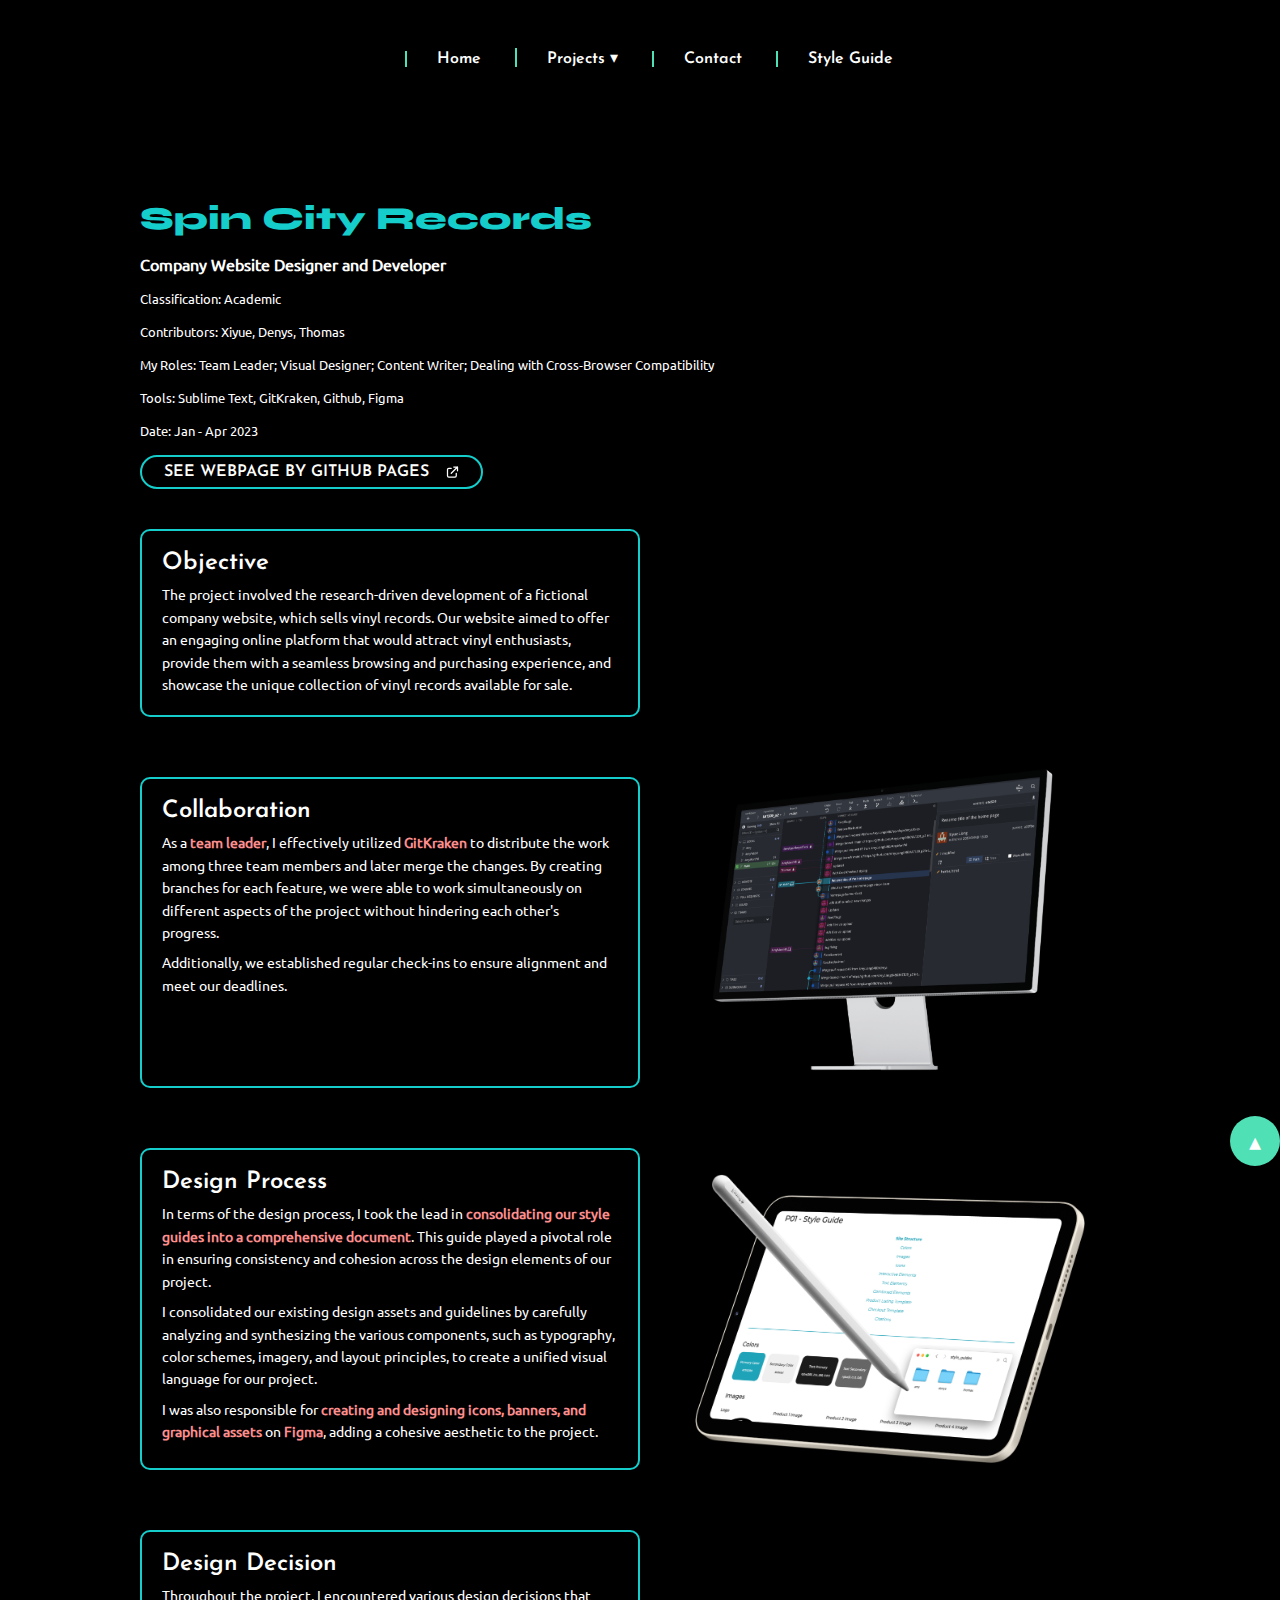
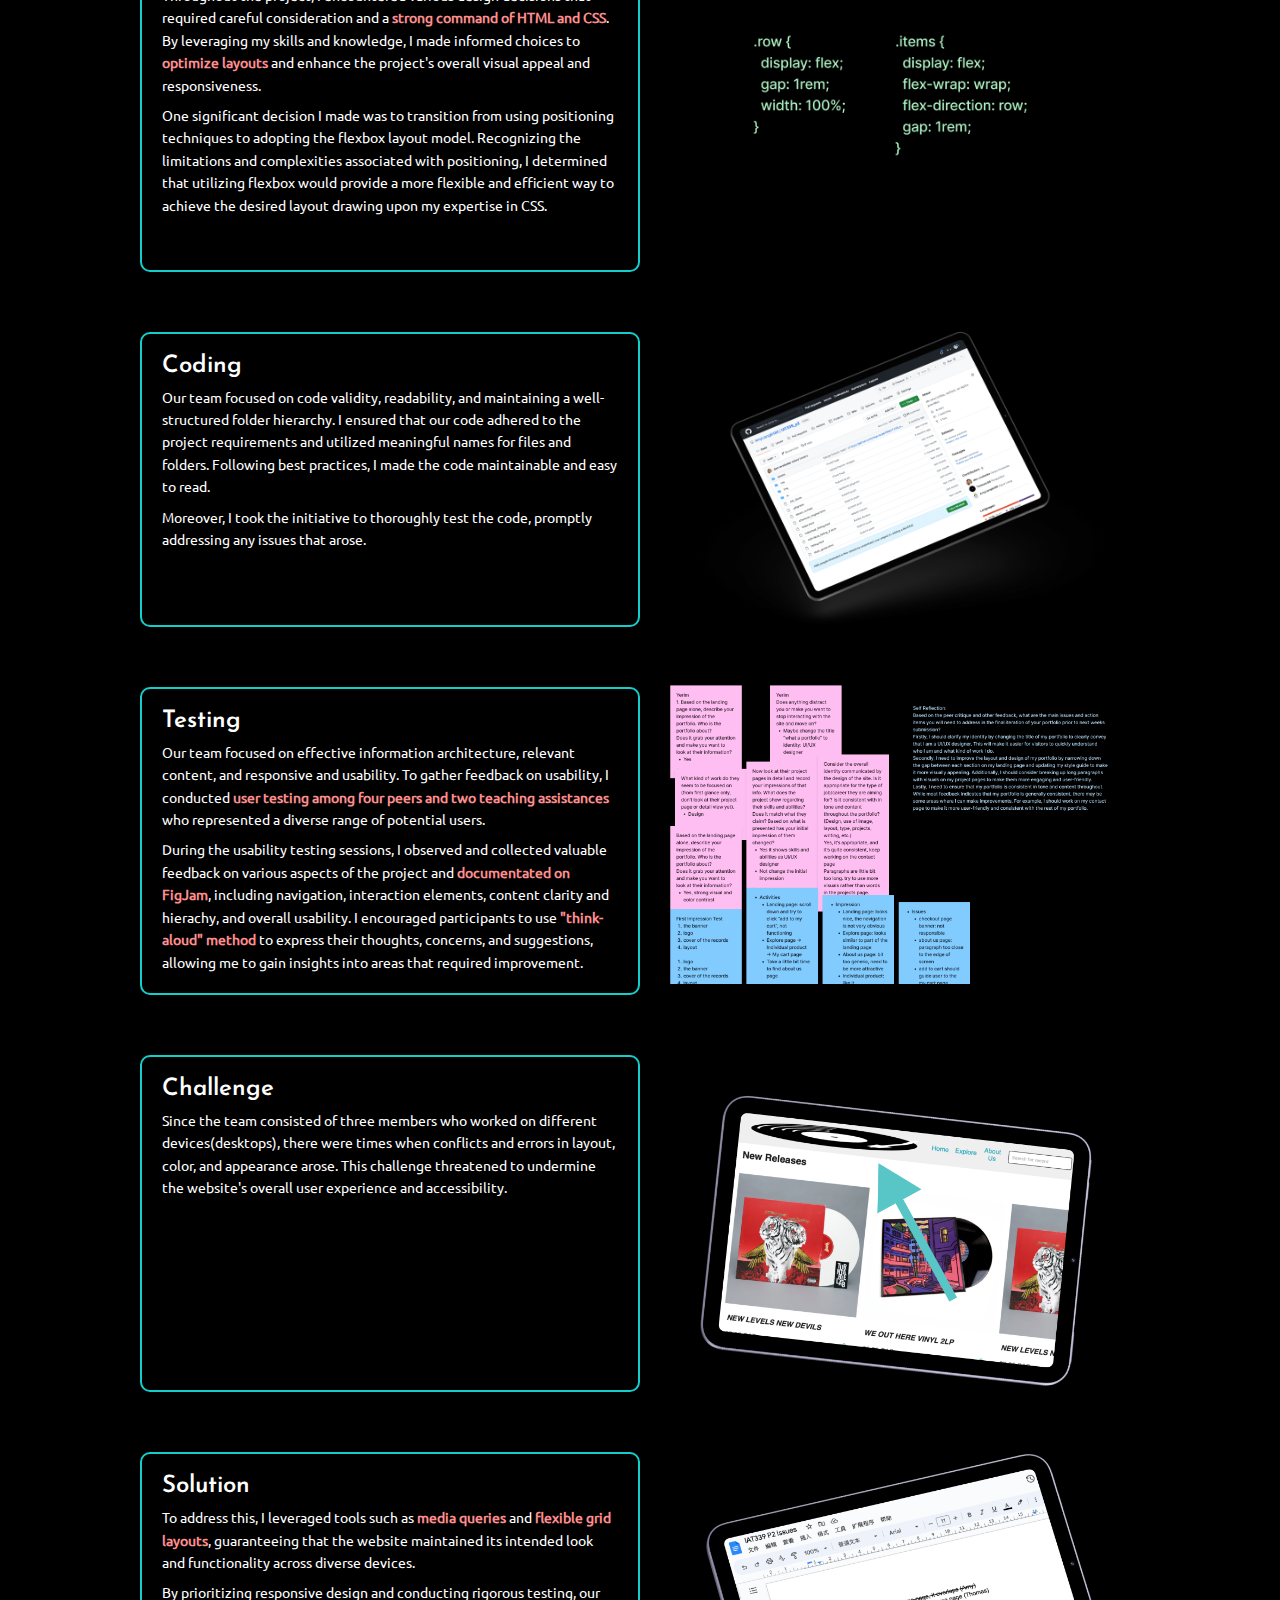
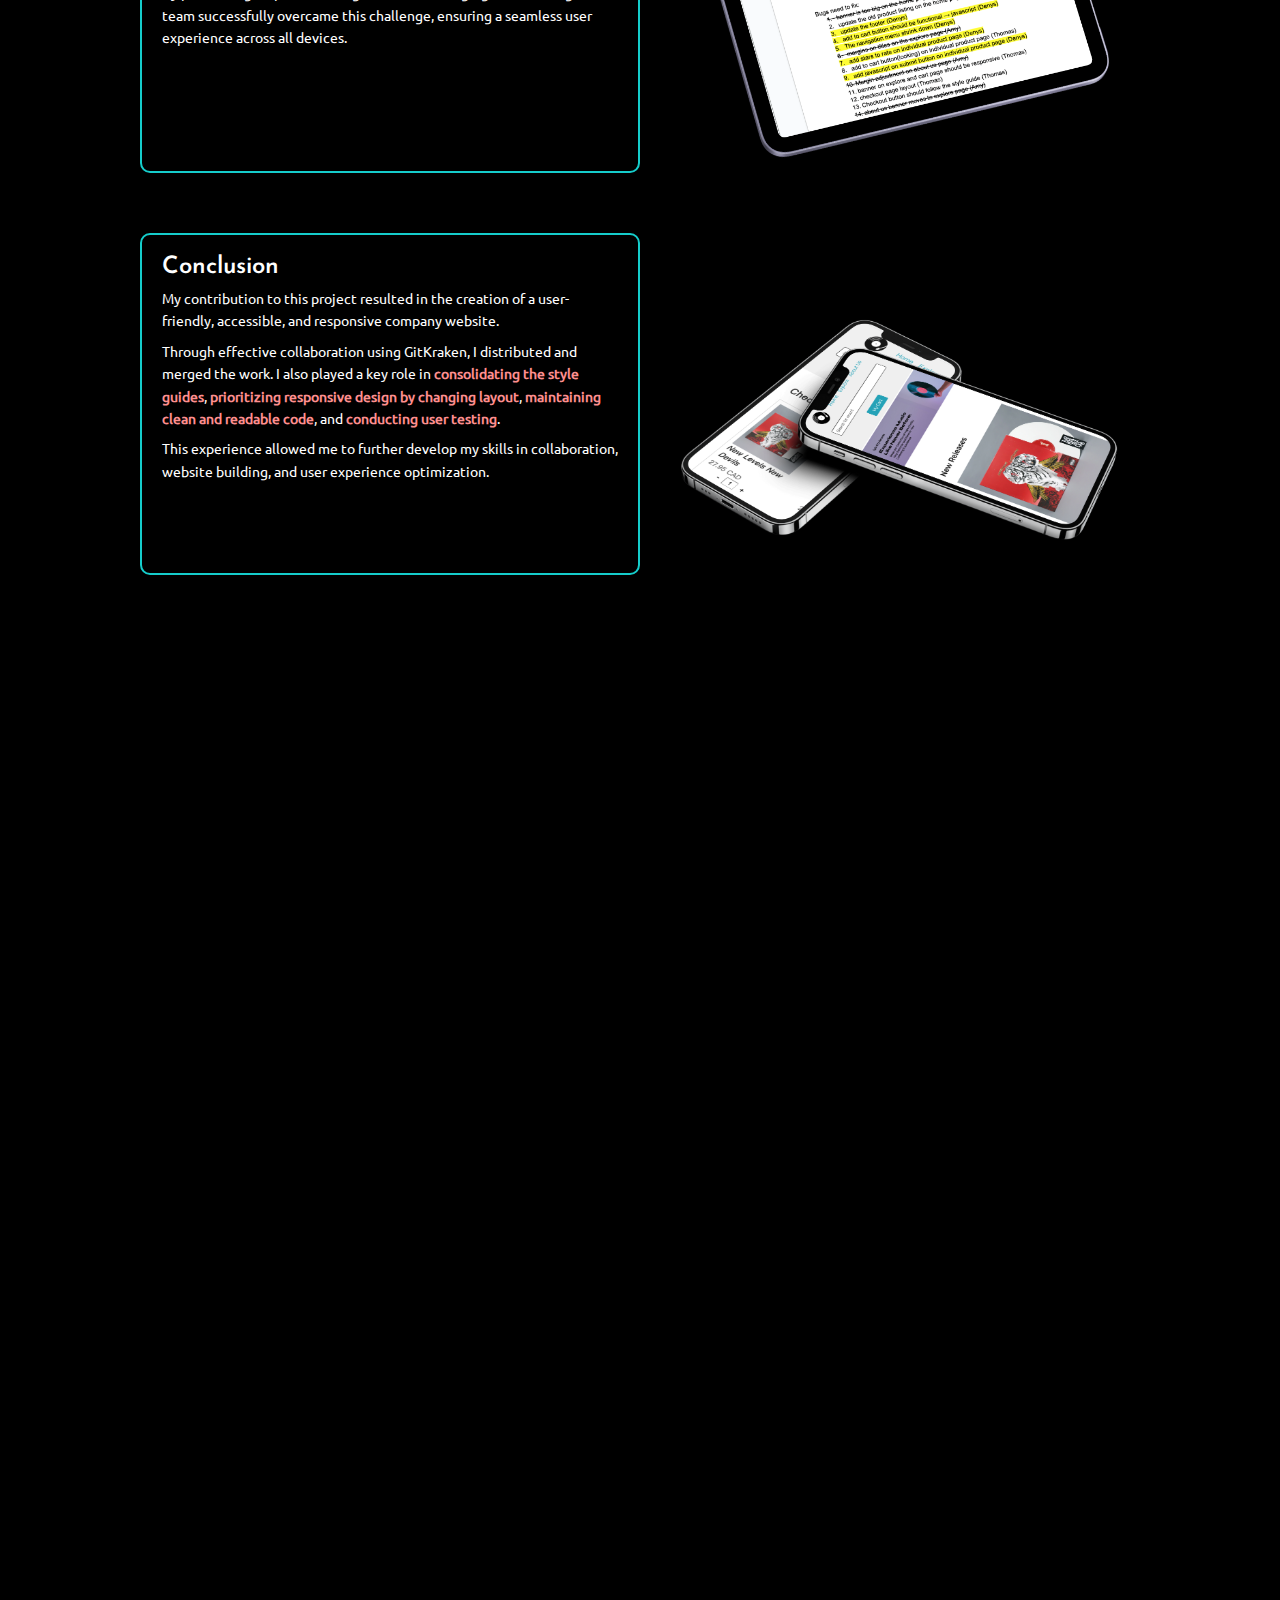
<file: Spin_City_Records.html>
<!DOCTYPE html>
<html lang="en">

<head>
    <meta charset="utf-8">
    <meta http-equiv="X-UA-Compatible" content="IE=edge">
    <meta name="viewport" content="width=device-width, initial-scale=1">
    <title>Single Project</title>
    <link rel="icon" href="img/fav.png" type="image/x-icon">

    <link href="css/variables.css" rel="stylesheet" />
    <link href="css/main.css" rel="stylesheet" />
    <link href="css/style.css" rel="stylesheet" />
    <link href="css/fonts.css" rel="stylesheet" />
<!--     <link href='https://fonts.googleapis.com/css?family=Syne' rel='stylesheet'>
    <link href='https://fonts.googleapis.com/css?family=Josefin Sans' rel='stylesheet'>
    <link href='https://fonts.googleapis.com/css?family=Ubuntu' rel='stylesheet'> -->
</head>

<body>
    <div class="navigation">
      <nav role="navigation" class="primary-navigation">
        <ul>
          <li><a href="index.html">Home</a>
            <!-- <ul class="dropdown">
              <li><a class="text-link" href="index.html#landing">Bio</a></li>
              <li><a class="text-link" href="index.html#skills">Skills</a></li>
              <li><a class="text-link" href="index.html#projects">Project Overview</a></li>
            </ul> -->
          </li>
          <li><a href="#">Projects &dtrif;</a>
            <ul class="dropdown">
              <li><a href="For_Grand_App.html">For Grand App</a></li>
              <li><a href="Spin_City_Records.html">Spin City Records</a></li>
            </ul>
          </li>
          <li><a href="contact.html">Contact</a></li>
          <li><a href="style_guide.html">Style Guide</a></li>
        </ul>
      </nav>
    </div>

    <header>

    </header>
    
    <!-- main-container -->
    <div class="container main-container">

            <h1 class= "white">Spin City Records</h1>
            <h4 class= "white">Company Website Designer and Developer</h4>
            <h5 class= "white">Classification: Academic</h5>
            <h5 class= "white">Contributors: Xiyue, Denys, Thomas</h4>
            <h5 class= "white">My Roles: Team Leader; Visual Designer; Content Writer; Dealing with Cross-Browser Compatibility</h5>
            <h5 class= "white">Tools: Sublime Text, GitKraken, Github, Figma</h5>
            <h5 class= "white">Date: Jan - Apr 2023</h5>
            <div class="buttons">
                    <a class="primary-btn out external" href="https://amyliang6480.github.io/Spin-City-Records_Company-Website/" target="_blank"><span>See Webpage by Github Pages</span>
                        <svg xmlns="http://www.w3.org/2000/svg" fill="none" viewBox="0 0 24 24" stroke="currentColor">
                          <path stroke-linecap="round" stroke-linejoin="round" stroke-width="2"
                            d="M10 6H6a2 2 0 00-2 2v10a2 2 0 002 2h10a2 2 0 002-2v-4M14 4h6m0 0v6m0-6L10 14" />
                        </svg>
                    </a>
            </div>

            <div id="myModal" class="modal">
                <!-- The Close Button -->
                <span class="close">&times;</span>

                <!-- Modal Content (The Image) -->
                <img class="modal-content" id="img01">

                <!-- Modal Caption (Image Text) -->
                <div id="caption"></div>
            </div>

        <div class="project">
            <div class="project-text">
                <h2>Objective</h2>
                <p>The project involved the research-driven development of a fictional company website, which sells vinyl records. Our website aimed to offer an engaging online platform that would attract vinyl enthusiasts, provide them with a seamless browsing and purchasing experience, and showcase the unique collection of vinyl records available for sale. </p>
            </div>
        </div>    

        <div class="project">
            <div class="project-text">
                <h2>Collaboration</h2>
                <p>As a <b>team leader</b>, I effectively utilized <b>GitKraken</b> to distribute the work among three team members and later merge the changes. By creating branches for each feature, we were able to work simultaneously on different aspects of the project without hindering each other's progress. </p>
                <p>Additionally, we established regular check-ins to ensure alignment and meet our deadlines.</p>
            </div>
            <div class="project-image">
                <img class="trigger" src="./assets/gitkraken.png" alt="GitKraken Workspace">
            </div>
        </div>
        <div class="project">
            <div class="project-text">
                <h2>Design Process</h2>
                <p>In terms of the design process, I took the lead in <b>consolidating our style guides into a comprehensive document</b>. This guide played a pivotal role in ensuring consistency and cohesion across the design elements of our project. </p>
                <p>I consolidated our existing design assets and guidelines by carefully analyzing and synthesizing the various components, such as typography, color schemes, imagery, and layout principles, to create a unified visual language for our project.</p>
                <p>I was also responsible for <b>creating and designing icons, banners, and graphical assets</b> on <b>Figma</b>, adding a cohesive aesthetic to the project.</p>
            </div>
            <div class="project-image">
                <img class="trigger" src="./assets/style_guide.png" alt="Style Guide">
            </div>
        </div>
        <div class="project">
            <div class="project-text">
                <h2>Design Decision</h2>
                <p>Throughout the project, I encountered various design decisions that required careful consideration and a <b>strong command of HTML and CSS</b>. By leveraging my skills and knowledge, I made informed choices to <b>optimize layouts</b> and enhance the project's overall visual appeal and responsiveness.</p>
                <p>One significant decision I made was to transition from using positioning techniques to adopting the flexbox layout model. Recognizing the limitations and complexities associated with positioning, I determined that utilizing flexbox would provide a more flexible and efficient way to achieve the desired layout drawing upon my expertise in CSS.</p>
            </div>
            <div class="project-image">
                <img class="trigger" src="./assets/flexbox.png" alt="Flexbox layout">
            </div>
        </div>

        <div class="project">
            <div class="project-text">
                <h2>Coding</h2>
                <p>Our team focused on code validity, readability, and maintaining a well-structured folder hierarchy. I ensured that our code adhered to the project requirements and utilized meaningful names for files and folders. Following best practices, I made the code maintainable and easy to read. </p>
                <p>Moreover, I took the initiative to thoroughly test the code, promptly addressing any issues that arose.</p>
            </div>
            <div class="project-image">
                <img class="trigger" src="./assets/github.png" alt="Github">
            </div>
        </div>
        <div class="project">
            <div class="project-text">
                <h2>Testing</h2>
                <p>Our team focused on effective information architecture, relevant content, and responsive and usability. To gather feedback on usability, I conducted <b>user testing among four peers and two teaching assistances</b> who represented a diverse range of potential users.</p>
                <p>During the usability testing sessions, I observed and collected valuable feedback on various aspects of the project and <b>documentated on FigJam</b>, including navigation, interaction elements, content clarity and hierachy, and overall usability. I encouraged participants to use <b>"think-aloud" method</b> to express their thoughts, concerns, and suggestions, allowing me to gain insights into areas that required improvement.</p>
            </div>
            <div class="project-image">
                <img class="trigger" src="./assets/test_notes.png" alt="Notes">
            </div>
        </div>
        <div class="project">
            <div class="project-text">
                <h2>Challenge</h2>
                <p>Since the team consisted of three members who worked on different devices(desktops), there were times when conflicts and errors in layout, color, and appearance arose. This challenge threatened to undermine the website's overall user experience and accessibility.</p>
            </div>
            <div class="project-image">
                <img class="trigger" src="./assets/issue.png" alt="Issues">
            </div>
        </div>
        <div class="project">
            <div class="project-text">
                <h2>Solution</h2>
                <p> To address this, I leveraged tools such as <b>media queries</b> and <b>flexible grid layouts</b>, guaranteeing that the website maintained its intended look and functionality across diverse devices. </p>
                <p>By prioritizing responsive design and conducting rigorous testing, our team successfully overcame this challenge, ensuring a seamless user experience across all devices.</p>
            </div>
            <div class="project-image">
                <img class="trigger" src="./assets/web_solution.png" alt="Solving Issues">
            </div>
        </div>
        <div class="project">
            <div class="project-text">
                <h2>Conclusion</h2>
                <p>My contribution to this project resulted in the creation of a user-friendly, accessible, and responsive company website. </p> 
                <p>Through effective collaboration using GitKraken, I distributed and merged the work. I also played a key role in <b>consolidating the style guides</b>, <b>prioritizing responsive design by changing layout</b>, <b>maintaining clean and readable code</b>, and <b>conducting user testing</b>.</p>
                <p>This experience allowed me to further develop my skills in collaboration, website building, and user experience optimization.</p>
            </div>
            <div class="project-image">
                <img class="trigger" src="./assets/conclusion.png" alt="Multi-devices Responsiveness">
            </div>
        </div>

    </div>
    <!-- end main-container -->
    <a id="back-to-top" href="#">&utrif;</a>
    <script src="js/modal-image.js"></script>


</body>

</html>
</file>
<file: css/style.css>
* {
    padding: 0;
    margin: 0;
    box-sizing: border-box;
    scroll-behavior: smooth;
/*    list-style-type: none;*/
    text-decoration: none;
}

:root {
    --main-color: #fd4646;
    --text-color: #171427;
    --bg-color: #000;
}

.container {
    max-width: 1040px;
    margin: auto;
    width: 100%;
}

section {
    padding: 4rem 0 3rem;
}


img {
    width: 100%;
}

body {
    color: var(--text-color);
}

header {
    position: fixed;
    top: 0;
    left: 0;
    width: 100%;
    background: var(--bg-color);
    box-shadow: 0 1px 4px hsl(0, 4% 15% / 10%);
}

.white{
    margin-bottom: 1rem;
}

h1.white{
    margin-top: -3rem;
    color: var(--secondary-color);
    font-size: 2rem;
}

h4.white{
    color: white;
}

h5.white{
    color: white;
    font-weight: 400;
}

.nav {
    display: flex;
    align-items: center;
    justify-content: space-between;
    padding: 20px 0;
}


.row {
    display: -ms-flexbox; /* IE10 */
    display: flex;
    -ms-flex-wrap: wrap; /* IE10 */
    flex-wrap: wrap;
    margin: 0 -16px;
    padding-top: 4.5rem;
  }
  
  .col-25 {
    -ms-flex: 25%; /* IE10 */
    flex: 25%;
  }
  
  .col-50 {
    -ms-flex: 50%; /* IE10 */
    flex: 50%;
    
  }
  
  .col-75 {
    -ms-flex: 75%; /* IE10 */
    flex: 75%;
  }
  
  .col-25,
  .col-50,
  .col-75 {
    padding: 0 16px;
  }
  
  .containers{
    padding-top: 1rem;
    background-color: #f2f2f2;
    max-width: 1040px;
    margin: auto;
    width: 100%;
    padding: 5px 20px 15px 20px;
    border: 1px solid lightgrey;
    border-radius: 3px;
  }


  
  input[type=text] {
    width: 100%;
    margin-bottom: 20px;
    padding: 12px;
    border: 1px solid #ccc;
    border-radius: 3px;
  }
  
  label {
    margin-bottom: 10px;
    display: block;
  }
  
  .icon-container {
    margin-bottom: 20px;
    padding: 7px 0;
    font-size: 24px;
  }
  
/*  .btn {
    background-color: var(--primary-color);
    color: white;
    padding: 12px;
    margin: 10px 0;
    border: none;
    width: 100%;
    border-radius: 3px;
    cursor: pointer;
    font-size: 17px;
    font-family: Josefin Sans;
  }
  
  .btn:hover {
    background-color: var(--primary-color-hover);
  }*/
  
  a {
    color: #2196F3;
  }
  
  hr {
    border: 1px solid lightgrey;
  }
  
  span.price {
    float: right;
    color: grey;
  }
  @media (max-width: 800px) {
    .row {
      flex-direction: column-reverse;
    }
    .col-25 {
      margin-bottom: 20px;
    }
  }

section landing service about projects {
    display: flex;
    align-items: center;
    justify-content: center;
}

.container {
    width: 90%;
    margin: 0 auto;
    max-width: 1000px;
}

p {
    font-size: 0.85rem;
    color: var(--secondary-black);
}

.section-heading {
    font-size: 6rem;
    text-transform: uppercase;
    font-family: "Syne";
    letter-spacing: 0.2rem;
    text-align: center;
    position: relative;
    margin-bottom: 4rem;
}

.section-heading::before {
    content: attr(data-outline);
    position: absolute;
    left: 2%;
    top: -20%;
    width: 100%;

    text-align: center;
    text-transform: uppercase;
    font-family: 'Montserrat';
    letter-spacing: 0.2rem;

    color: transparent;
    -webkit-text-stroke: 1.5px #5a24ed2f;
    z-index: -1;
}


.buttons {
    margin-top: 3rem;
    display: flex;
    align-items: center;
    justify-content: flex-start;
    gap: 2rem;
}
.primary-btn {
    display: inline-block;
    background-color: var(--primary-color);
    color: white;
    font-size: 1.8rem;
    padding: 0.6em 1.6em;
    border-radius: 40px;
    font-family: "Ubuntu";
    font-size: 1.5rem;
    text-transform: uppercase;
}

.primary-btn:hover,
.primary-btn:focus {
  color: white;
  background-color: var(--secondary-color);
}

.buttons .primary-btn.outline {
    background-color: transparent;
    border: 2px solid var(--primary-color);
    color: var(--primary-color);
}

.buttons .primary-btn.outline:hover {
    background-color: transparent;
    border: 2px solid white;
    color: white;
}

.buttons svg {
    width: 50px;
    color: var(--primary-color);
}

.buttons svg:hover
.buttons svg:focus{
    color: white;
}

.navigation{
    margin-left: 3rem;
    margin-top: 1rem;
}

/* landing section Styles */
#landing {
    height: 100vh;
    width: 100%;
    margin-top: -10.5rem;
/*    padding-top: 10rem;*/
}
#landing .container {
    display: flex;
    align-items: center;
    justify-content: center;
}
#landing .container .left {
    flex: 6;
    /* padding-right: 3rem; */
}
#landing .container .right {
    flex: 8;
}

#landing .left .subheading {
    font-size: 1.7rem;
    font-weight: 500;
    text-transform: uppercase;
    color: var(--primary-color);
    animation: fade 0.3s ease-in forwards;
    animation-delay: 1.1s;
    opacity: 0;
}
#landing .left .heading {
    font-size: 4.5rem;
    font-family: "Syne";
    /* max-width: 400px; */
    overflow: hidden;
}
#landing .left .heading .wrapper {
    /* position: relative; */
    display: inline-block;
    overflow: hidden;
    /* border: 1px solid red; */
}
#landing .left .heading .wrapper span {
    position: relative;
    bottom: -70px;
    animation: reveal 1s ease-in-out forwards;
}
@keyframes reveal {
    0% {
        bottom: -70px;
    }
    100% {
        bottom: 0px;
    }
}
@keyframes fade {
    0% {
        opacity: 0;
    }
    100% {
        opacity: 1;
    }
}
#landing .left .intro {
    margin-top: 1.5rem;
    font-size: 0.95rem;
    max-width: 400px;
    animation: fade 0.3s ease-in forwards;
    animation-delay: 1.1s;
    opacity: 0;
    line-height: 1.2rem;
}
#landing .left .buttons {
    animation: fade 0.3s ease-in forwards;
    animation-delay: 1.1s;
    opacity: 0;
}

#landing .right {
    text-align: right;
}
#landing .right img {
    width: 100%;
    max-width: 450px;
    height: 600px;
    object-fit: cover;
    object-position: 50% 30%;
    border-radius: 12px;
}

/*#landing .right .img img {
    object-fit: cover;
    transition: 0.3s ease transform;
}
#landing:hover .right .img img {
    transform: scale(1.1);
    z-index: 1;
}
#landing .right .img::after {
    content: '';
    position: absolute;
    left: 0;
    top: 0;
    height: 100%;
    width: 100%;
}*/

@media only screen and (max-width: 768px) {
    html {
        font-size: 9px;
    }
    #landing .container {
        flex-direction: column-reverse;
    }
    #landing .container .right {
        text-align: center;
        flex: 1;
        margin-bottom: 2rem;
    }
    #landing .container .left {
        text-align: center;
        padding-right: 0;
        flex: 1;
        height: fit-content;
    }
    #landing .left .buttons {
        justify-content: center;
    }
    #landing .left .heading {
        font-size: 4rem;
        margin: 0 auto;
    }
    #landing .container .left .intro {
        margin: 0 auto;
        margin-top: 2rem;
    }
    #landing .right img {
        width: 100%;
        height: 500px;
    }
}
@media only screen and (max-width: 950px) {
    #landing .container .right {
        flex: 6;
    }
}

/* Skills Section */
#skills {
    padding: 15rem 0;
}

#skills .all-items {
    display: flex;
    align-items: flex-start;
    justify-content: center;
    margin: auto;
}
#skills .item {
    padding: 1.5rem;
    transition: 0.3s ease-in-out background-color;
    border-radius: 12px;
    flex: 1;
    border: 10px;
    border-color: var(--secondary-color);
}
#skills .item:nth-child(1):hover {
    background-color: var(--transparent-primary-color);
}
#skills .item:nth-child(2):hover {
    background-color: var(--transparent-highlight-color);
}
#skills .item:nth-child(3):hover {
    background-color: var(--transparent-secondary-color);
}
/*#skills .item:nth-child(1):hover {
    background-color: rgb(8 69 241 / 35%);
}
#skills .item:nth-child(2):hover {
    background-color: rgba(0, 255, 115, 0.151);
}
#skills .item:nth-child(3):hover {
    background-color: #cbbef093;
}*/
#skills .item .icon {
    width: 50px;
    height: 50px;
    padding: 0.8rem;
    background-color: rgba(255, 0, 0, 0.24);
    border-radius: 50%;
    margin-bottom: 1rem;
}
#skills .item-heading {
    font-weight: 500;
    font-size: 2rem;
    /* text-transform: uppercase; */
    margin-bottom: 1.5rem;
    font-family: 'Josefin Sans';
}
#skills .item-desc {
    color: var(--secondary-gray);
}
#skills .item:nth-child(1) .icon {
    background-color: var(--primary-color);
}
#skills .item:nth-child(2) .icon {
    background-color: var(--highlight-color);
}
#skills .item:nth-child(3) .icon {
    background-color: var(--secondary-color);
}
@media only screen and (max-width: 768px) {
    #skills .all-items {
        flex-direction: column;
        text-align: center;
    }
    #skills .item .icon {
        margin: 0 auto;
        margin-bottom: 1rem;
    }
    #skills .item {
        margin: 2rem 0;
    }
    #skills .item:nth-child(1){
        background-color: var(--transparent-primary-color);
    }
    #skills .item:nth-child(2){
        background-color: var(--transparent-highlight-color);
    }
    #skills .item:nth-child(3){
        background-color: var(--transparent-secondary-color);
    }
}


/* About section  */
#about {
    padding: 15rem 0;
    margin-top:-5rem;
}
#about .wrapper {
    display: flex;
    align-items: center;
    justify-content: center;
    gap: 30px;
}
#about .left {
    padding: 2rem;
    text-align: center;
}
#about .left .card {
    box-shadow: 0px 0px 20px #15CDCB33;
    padding: 3rem;
    border-radius: 12px;
    min-height: 400px;
}
#about .left .card .img {
    width: 120px;
    height: 120px;
    margin: 0 auto;
    border-radius: 50%;
    overflow: hidden;
    margin-bottom: 2rem;
}
#about .left .card .img img {
    object-fit: cover;
}
#about .left .card .card-desc {
    color: var(--secondary-gray);
    margin-bottom: 2rem;
}
#about .left .card .card-name {
    font-size: 2rem;
    margin-bottom: 0.2rem;
}
#about .left .card .card-sub-title {
    font-size: 1.4rem;
}
#about .subheading {
    color: var(--primary-color);
    margin-bottom: 1rem;
}
#about .right .slogan {
    font-size: 2.5rem;
    margin-bottom: 2rem;
}
#about .right .right-text {
    color: var(--secondary-gray);
    font-size: 1rem;
    line-height: 2rem;
}
@media only screen and (max-width: 768px) {
    #about .wrapper {
        flex-direction: column-reverse;
        text-align: center;
    }
    #about .right .buttons {
        flex-direction: column;
    }
    #about .right .buttons a {
        width: 100%;
        text-align: center;
    }
}

/* Projects Section */
#projects {
    padding: 10rem 0;
    max-height:1600px;
}
#projects .item {
    display: flex;
    align-items: center;
    justify-content: center;
    max-width: 800px;
    margin: 0 auto;
    margin-bottom: 15rem;
    /* gap: 2rem; */
}
#projects .item:nth-of-type(even) {
    flex-direction: row-reverse;
}
#projects .item .left {
    flex: 1;
}
#projects .item .right {
    margin-left: -100px;
    flex: 1;
    background-color: var(--body-bg);
    padding: 5rem 3rem;
    border-radius: 12px;
    box-shadow: 0px 0px 20px #00000028;
    z-index: 2;
}
#projects .item:nth-of-type(even) .right {
    margin-left: 0;
}
#projects .item:nth-of-type(even) .left {
    margin-left: -70px;
}
#projects .item .left .img {
    height: 460px;
    overflow: hidden;
    border-radius: 12px;
    overflow: hidden;
    box-shadow: 0px 0px 20px #4705fc33;
    position: relative;
}
#projects .item .left .img::after {
    content: '';
    position: absolute;
    left: 0;
    top: 0;
    height: 100%;
    width: 100%;
    background-color: #15CDCB26;
/*    background-color: #5a24ed38;*/
}
#projects .item .left .img img {
    object-fit: cover;
    transition: 0.3s ease transform;
}
#projects .item:hover .left .img img {
    transform: scale(1.1);
    z-index: 1;
}
#projects .item .right .project-title {
    font-size: 2.5rem;
    font-family: 'Josefin Sans', sans-serif;
    margin-bottom: 1rem;
}
#projects .item .right .project-sub-title {
    font-size: 1.6rem;
    margin-bottom: 2rem;
}
#projects .item .right .project-desc {
    color: var(--secondary-gray);
    margin-bottom: 3rem;
}
#projects .item .right .external-link {
    display: flex;
    align-items: center;
    justify-content: center;
    gap: 1rem;
    padding: calc(0.6em - 4px) calc(1.6em - 4px);
}
#projects .item .right .external-link svg {
    width: 25px;
}

@media only screen and (max-width: 768px) {
    #projects .item {
        flex-direction: column;
    }
    #projects .item .left {
        width: 100%;
    }
    #projects .item .right {
        margin-left: 0;
        width: 90%;
        margin-top: -150px;
    }
    #projects .item:nth-of-type(even) {
        flex-direction: column;
    }
    #projects .item:nth-of-type(even) .left {
        margin-left: 0;
    }

    #projects .item .right .project-title {
        margin-top: 3.5rem;
        font-size: 3rem;
}
    #projects .item .right .project-sub-title {
        font-size: 2.5rem;
        margin-bottom: 2rem;
    }

    #projects .item .right .project-desc {
        color: var(--primary-color);
        font-size: 1.6rem;
    }

    #projects .item .left .img img {
        margin-top: -3rem;
        object-fit: cover;
        transition: 0.3s ease transform;
    }
}
@media only screen and (max-width: 450px) {
    #projects .item .right .buttons {
        flex-direction: column;
    }
    #projects .item .right .buttons a {
        width: 100%;
        text-align: center;
    }
}



.banner {
    width:100vw;
    height: 10vh;
    margin: 0 auto;
}
.banner h1 {
    margin: 0;
}
.container .main-container {
    max-width: 1000px;
    margin: 20px auto;
    display: flex;
    flex-wrap: wrap;
}
.project {
    display: flex;
    flex-direction: column;
    margin-bottom: 20px;
}
.project-text {
/*    background-color: #FE8E8E;*/
    padding: 20px;
    margin-top: 2.5rem;
    border-radius: 10px;
    border-style: inset;
    border: 2px solid var(--secondary-color);
}
.project-text h2 {
    margin-top: 0;
    margin-bottom: 0.5rem;
    color: white;
    font-family: "Josefin Sans";
}
.project-text p {
    margin-bottom: 0;
    margin-top: 0.5rem;
    line-height: 1.4rem;
    color: #fff;
}
.project-image {
    max-width: 100%;
    height: auto;
    margin-top: 2rem;
}

@media screen and (min-width: 600px) {
    .project {
        flex-direction: row;
    }
    .project-text {
        flex-basis: 50%;
        padding: 20px;
    }
    .project-image {
        flex-basis: 50%;
        max-width: 100%;
        height: auto;
    }
}

#contact{
    margin-top: -6rem;
}

.section-header {
  text-align: center;
  margin: 0 auto;
  padding: 40px 0;
  font: 300 60px 'Oswald', sans-serif;
  color: #fff;
  text-transform: uppercase;
  letter-spacing: 6px;
}

.contact-wrapper {
  display: flex;
  flex-direction: row;
  justify-content: space-between;
  margin: 0 auto;
  padding: 20px;
  position: relative;
  max-width: 840px;
}

/* Left contact page */
.form-horizontal {
  /*float: left;*/
  max-width: 400px;
  font-family: 'Lato';
  font-weight: 400;
}

.form-control{
  max-width: 400px;
  background-color: #000;
  color: #fff;
  letter-spacing: 1px;
}

/*textarea{
    width:400px;
    height:150px;
    background-color: #000;
    color: #fff;
    letter-spacing: 1px;
}*/

/*.send-button {
  margin-top: 15px;
  height: 34px;
  width: 400px;
  overflow: hidden;
  transition: all .2s ease-in-out;
}

.alt-send-button {
  width: 400px;
  height: 34px;
  transition: all .2s ease-in-out;
}*/

/*.send-text {
  display: block;
  margin-top: 10px;
  font: 700 12px 'Ubuntu';
  letter-spacing: 2px;
}

.alt-send-button:hover {
  transform: translate3d(0px, -29px, 0px);
}*/

/* Begin Right Contact Page */
.direct-contact-container {
  max-width: 400px;
}

/* Location, Phone, Email Section */
.contact-list {
  list-style-type: none;
  margin-left: -25px;
  padding-right: 20px;
  margin-top: -4rem;
  margin-bottom: 3rem;
}

.list-item {
  line-height: 4;
  color: #fff;
  margin-top: -2rem;
}


.contact-text {
  font: 300 18px 'Ubuntu';
  letter-spacing: 1.9px;
  color: #fff;
  margin-left: 0;
}

/*.icon .left{
    margin: 0;
    width: 20px;
    height: 20px;
}*/

.place {
  margin-left: 45px;
}

.phone {
  margin-left: 45px;
}

.email {
  margin-left: 45px;
}


.contact-text a {
  color: #fff;
  text-decoration: none;
  transition-duration: 0.2s;
}

.contact-text a:hover {
  color: #fff;
  text-decoration: none;
}


/* Social Media Icons */
.social-media-list {
  position: relative;
  font-size: 22px;
  text-align: center;
  width: 100%;
  margin: 0 auto;
  padding: 0;
}

.social-media-list li a {
  color: #000;
}

.social-media-list svg{
    color:#50E0B5cc;
}

.social-media-list .contact-icon{
  position: relative; 
  display: inline-block;
  height: 60px;
  width: 60px;
  margin: 10px 3px;
  line-height: 60px;
  border-radius: 50%;
  background-color: rgb(27,27,27);
  cursor: pointer; 
  transition: all .2s ease-in-out;
}

.social-media-list .contact-icon:after {
  content: '';
  position: absolute;
  top: 0;
  left: 0;
  width: 60px;
  height: 60px;
  line-height: 60px;
  border-radius: 50%;
  opacity: 0;
  box-shadow: 0 0 0 1px #fff;
  transition: all .2s ease-in-out;
}

.social-media-list .contact-icon:hover {
  background-color: #fff; 
}

.social-media-list .contact-icon:hover:after {
  opacity: 1;  
  transform: scale(1.12);
  transition-timing-function: cubic-bezier(0.37,0.74,0.15,1.65);
}

.social-media-list .contact-icon:hover a {
  color: #000;
}

hr {
  border-color: rgba(255,255,255,.6);
}

.direct-contact-container {
    width: 280px;
}  

/* Begin Media Queries*/
@media screen and (max-width: 850px) {
  .contact-wrapper {
    display: flex;
    flex-direction: column;
  }
  .direct-contact-container, .form-horizontal {
    margin: 0 auto;
  }  
  
  .direct-contact-container {
    margin-top: 60px;
    max-width: 300px;
  }    
  .social-media-list li {
    height: 60px;
    width: 60px;
    line-height: 60px;
  }
  .social-media-list li:after {
    width: 60px;
    height: 60px;
    line-height: 60px;
  }
}

@media screen and (max-width: 569px) {

  .direct-contact-container, .form-wrapper {
    float: none;
    margin: 0 auto;
  }  
  .form-control, textarea {
    
    margin: 0 auto;
  }
 
  
  .name, .email, textarea {
    width: 280px;
  } 
  
  .direct-contact-container {
    margin-top: 60px;
    max-width: 280px;
  }  
  .social-media-list {
    left: 0;
  }
  .social-media-list li {
    height: 55px;
    width: 55px;
    line-height: 55px;
    font-size: 2rem;
  }
  .social-media-list li:after {
    width: 55px;
    height: 55px;
    line-height: 55px;
  }
  
}

@media screen and (max-width: 410px) {
  .send-button {
    width: 99%;
  }
}

#back-to-top {
    place-self: end;
    position: sticky;
    margin-top: calc(100vh + 200px);
    bottom: 2.7em;
    left: calc(100vw - 100px);;
    color: #fff;
    font-size: 1.5rem;
    text-decoration-style: solid;
    text-decoration-thickness: 6px;
    text-decoration-color: hsla(210, 100%, 39%, 0.4);
    width: 50px;
    height: 50px;
    border-radius: 50%;

    display: grid;
    place-items: center;

    text-decoration: none;
    background-color: var(--primary-color);
    transform: translateY(0%);
    transition: ease-out 200ms;
    transition-property: transform, background-color;
}

#back-to-top:hover {
    transform: translateY(-22%);
    background-color: transparent;
    border: 2px solid var(--primary-color);
    color: #fff;
}

#back-to-top::after {
    content: "";
    position: absolute;
    left: 0;
    top: 50%;
    width: 100%;
    height: 200%;
    transform: translateY(-30%);
    background-color: rgba(0, 0, 0, 0);
    display: block;
}

/*.fillin{
    background-color: var(--secondary-color);
    margin-top: 2rem;
    border-radius: 5px;
}*/

.primary-btn.out {
    background-color: transparent;
    border: 2px solid var(--secondary-color);
    color: white;
    font-family: 'Josefin Sans';
    font-size: 1rem;
    margin-top: -2rem;
}

.primary-btn.out:hover {
    background-color: transparent;
    border: 2px solid white;
    color: var(--secondary-color);
}


.external {
    display: flex;
    align-items: right;
    justify-content: right;
    gap: 1rem;
    padding: calc(0.7em - 4px) calc(1.6em - 4px);
}

.external svg {
    width: 15px;
    color: white;
}


/* The Modal (background) */
.modal {
  display: none; /* Hidden by default */
  position: fixed; /* Stay in place */
  z-index: 1; /* Sit on top */
  padding-top: 100px; /* Location of the box */
  left: 0;
  top: 0;
  width: 100%; /* Full width */
  height: 100%; /* Full height */
  overflow: auto; /* Enable scroll if needed */
  background-color: rgb(0,0,0); /* Fallback color */
  background-color: rgba(0,0,0,0.9); /* Black w/ opacity */
}

/* Modal Content (Image) */
.modal-content {
  margin: auto;
  display: block;
  width: 100%;
  max-width: 1100px;
}

/* Caption of Modal Image (Image Text) - Same Width as the Image */
#caption {
  margin: auto;
  display: block;
  width: 80%;
  max-width: 700px;
  text-align: center;
  color: #ccc;
  padding: 10px 0;
  height: 150px;
}

/* Add Animation - Zoom in the Modal */
.modal-content, #caption { 
  animation-name: zoom;
  animation-duration: 0.6s;
}

@keyframes zoom {
  from {transform:scale(0)} 
  to {transform:scale(1)}
}

/* The Close Button */
.close {
  position: absolute;
  top: 15px;
  right: 35px;
  color: var(--secondary-color);
  font-size: 40px;
  font-weight: bold;
  transition: 0.3s;
}

.close:hover,
.close:focus {
  color: #bbb;
  text-decoration: none;
  cursor: pointer;
}

/* 100% Image Width on Smaller Screens */
@media only screen and (max-width: 700px){
  .modal-content {
    width: 100%;
  }
}
</file>
<file: css/main.css>
/*
  STYLE GUIDE STYLING 
  Default styling for the style guide 
*/

* {
  box-sizing: border-box;
}

html{
  background-color: var(--background-color);

  max-height: 3300px;
}

body {
  font-family: "Ubuntu", sans-serif;
  padding: 0;
  margin: 0;
  color: var(--text-primary-color);

  max-height: 3300px;
}


hr {
  border-color: var(--primary-color);
}

.element {
  padding-bottom: 2rem;
  border-top-width: 0.15rem;
  border-top-style: solid;
  border-top-color: var(--primary-color);
}

h1{
  font-family: "Syne", sans-serif;
  font-size: 2rem;
}

h2.h-2 {
  margin-top: 0;
}

h3 {
  font-family: 'Josefin Sans', sans-serif;
  font-style: italic;
  margin-top: 1rem;
}

h4 {
  margin-bottom: 0.8rem;
}

p {
  margin-top: 0;
  font-family: "Ubuntu";
}

b{
  color: var(--highlight-color);
}

nav a:hover,
nav a:focus {
  text-decoration: none;
}

code {
  background-color: #eee;
  padding: 0.5rem;
  display: block;
}

section {
  padding: 1rem;
}

input {
  max-width: 300px;
}

.index_center{
    text-align: center;
}

nav.primary-navigation {
  margin: 0 auto;
  display: block;
  padding: 30px 0 180px 0;
  text-align: center;
  font-size: 16px;
}

nav.primary-navigation ul li {
  list-style: none;
  margin: 0 auto;
  border-left: 2px solid var(--primary-color);
  display: inline-block;
  padding: 0 30px;
  position: relative;
  text-decoration: none;
  text-align: center;
  font-family: Josefin Sans;
}
nav.primary-navigation li a {
  color: #fff;
}
nav.primary-navigation li a:hover {
  color: var(--primary-color-hover);
}
nav.primary-navigation li:hover {
  cursor: pointer;
}
nav.primary-navigation ul li ul {
  visibility: hidden;
  opacity: 0;
  position: absolute;
  padding-left: 0;
  left: 0;
  display: none;
}
nav.primary-navigation ul li:hover > ul,
nav.primary-navigation ul li ul:hover {
  visibility: visible;
  opacity: 1;
  display: block;
  min-width: 250px;
  text-align: left;
  padding-top: 20px;
}
nav.primary-navigation ul li ul li {
  clear: both;
  width: 100%;
  text-align: left;
  margin-bottom: 20px;
  border-style: none;
}
nav.primary-navigation ul li ul li a:hover {
  padding-left: 10px;
  border-left: 2px solid var(--primary-color-hover);
  transition: all 0.3s ease;
}

a {
  text-decoration: none;
}
a:hover {
  color: var(--primary-color-hover);
}

ul li ul li a {
  transition: all 0.5s ease;
}

.logo {
    width: 100px;
}
#images .image{
  width: 200px;
}

.index_center .h1{
  display: inline-block;
  overflow: hidden;
}
.index_center .h1 span{
  position: relative;
  bottom: -70px;
  animation: reveal 1s ease-in-out forwards;
}

@keyframes reveal {
    0% {
        bottom: -70px;
    }
    100% {
        bottom: 0px;
    }
}
@keyframes fade {
    0% {
        opacity: 0;
    }
    100% {
        opacity: 1;
    }
}
.index_center .h1 {
    animation: fade 0.3s ease-in forwards;
    animation-delay: 0.8s;
    opacity: 0;
}



/* 
  INTERACTIVE ELEMENTS -------------------
*/

.text-link {
  color: var(--primary-color);
  text-decoration: none;
  transition: all 0.2s ease-in-out;
  cursor: pointer;
}

.text-link:hover,
.text-link:focus {
  /* color: red; */
  text-decoration: underline;
}

/* Styling for the navigation button */
.btn-nav {
  display: inline-block;
  padding: 0.5rem;
  color: white;
  background-color: rgb(50, 50, 50);
  text-decoration: none;
  transition-property: background-color;
  transition-duration: 0.5s;
}

.btn-nav:hover,
.btn-nav:focus {
  background-color: rgb(200, 200, 200);
}

.img-link {
  background-color: white;
  display: inline-block;
  cursor: pointer;
}

.nav-brand.img-link {
  background-color: transparent;
  width: 50px;
  height: 50px;
}

.img-link > img {
  transition: opacity 0.2s ease-in-out;
  width: 100%;
}

.img-link:hover > img,
.img-link:focus > img {
  opacity: 0.6;
}

.input {
  display: flex;
  flex-direction: column;
  gap: 0.3rem;
  padding: 0.5rem 0;
  width: 100%;
}

.input label {
  font-weight: 500;
  margin-bottom: 0.3rem;
  font-size: 1rem;
  font-style: normal;
}

.input input {
  padding: 0.5rem;
  border: 1px solid black;
  border-radius: 0.25rem;
}

.input .support {
  font-size: 14px;
  font-style: italic;
  color: gray;
}

/*.btn {
  padding: 0.5rem 1rem;
  border: none;
  border-radius: 0.25rem;
  transition: all 0.2s ease-in-out;
  cursor: pointer;
  font-size: 14px;
}

.btn:hover {
  opacity: 0.8;
}

.btn-primary {
  background-color: var(--primary-color);
  color: var(--btn-primary-text-color);
}

.btn-secondary {
  background-color: var(--secondary-color);
  color: var(--btn-secondary-text-color);
}

.btn-outline {
  background-color: transparent;
  border: 1px solid var(--primary-color);
  color: var(--primary-color);
}*/


  .btn {
    background-color: var(--primary-color);
    color: white;
    padding: 12px;
    margin: 10px 0;
    border: none;
    width: 100%;
    border-radius: 3px;
    cursor: pointer;
    font-size: 17px;
    font-family: Josefin Sans;
    max-width: 400px;
  }
  
  .btn:hover {
    background-color: var(--primary-color-hover);
  }

.buttons {
    margin-top: 3rem;
    display: flex;
    align-items: center;
    justify-content: flex-start;
    gap: 2rem;
}
.primary-btn {
    display: inline-block;
    background-color: var(--primary-color);
    color: white;
    font-size: 1.8rem;
    padding: 0.6em 1.6em;
    border-radius: 40px;
    font-family: "Ubuntu";
    font-size: 1.5rem;
    text-transform: uppercase;
}

.primary-btn:hover,
.primary-btn:focus {
  color: white;
  background-color: var(--secondary-color);
}

.buttons .primary-btn .outline {
    background-color: transparent;
    border: 2px solid var(--primary-color);
    color: var(--primary-color);
}

textarea{
/*  max-width: 400px;*/
    width:400px;
    height:150px;
  background-color: #000;
  color: #fff;
  letter-spacing: 1px;
  padding-top: 5px;
  padding-left: 10px;
  border: 1.5px solid;
  border-radius: 4px;
}

.send-button {
  margin-top: 15px;
  height: 34px;
  width: 400px;
  overflow: hidden;
/*  transition: all .2s ease-in-out;*/
}

/*.alt-send-button {
  width: 400px;
  height: 34px;
}*/

.send-text {
  display: block;
  margin-top: 10px;
  margin-bottom: 10px;
  font: 700 12px 'Ubuntu';
  letter-spacing: 2px;
}

/*.alt-send-button:hover {
  transform: translate3d(0px, -29px, 0px);
}*/
/* 
  TEXT ELEMENTS -------------------
*/
.h1 {
  font-size: 2rem;
  font-weight: 500;
  margin: 1rem 0;
}

.h2 {
  font-size: 1.5rem;
  font-weight: 500;
  margin: 1rem 0;
  font-style: normal;
}

.h3 {
  font-size: 1.25rem;
  font-weight: 500;
  margin: 1rem 0;
  font-style: normal;
}

.h4 {
  font-size: 1rem;
  font-weight: 500;
  margin: 1rem 0;
  font-style: normal;
}

.h5 {
  font-size: 0.875rem;
  font-weight: 500;
  margin: 1rem 0;
  font-style: normal;
}

.h6 {
  font-size: 0.75rem;
  font-weight: 500;
  margin: 1rem 0;
  font-style: normal;
}

.p {
  font-size: 1rem;
  font-weight: 400;
  margin: 1rem 0;
  font-style: normal;
}

ul.list {
  list-style-type: square;
  padding: 0;
  margin: 0;
}

ul.list_pro {
  list-style-type: square;
  padding: 0;
  margin: 0;
}

.list li {
  list-style-type: square;
  margin-bottom: 0.5rem;
  font-size: 0.95rem;
  font-weight: 400;
  font-style: normal;
  margin-left: 1.5rem;
  color: white;
}

.list_pro li {
  list-style-type: square;
  margin-bottom: 0.5rem;
  font-size: 0.85rem;
  font-weight: 400;
  font-style: normal;
  margin-left: 1.5rem;
  color: white;
}

.list li:last-child {
  margin-bottom: 0;
}

/* 
  COMBINED ELEMENTS -------------------
*/

.nav {
  display: flex;
  gap: 1rem;
  height: 80px;
  align-items: center;
  justify-content: space-between;
  padding: 1rem 2rem;
  background-color: var(--secondary-color);
  position: fixed;
  width: 100%;
}

.nav-section {
  display: flex;
  gap: 1rem;
  align-items: center;
  height: 100%;
}

.nav-brand {
  height: 100%;
  margin-right: 1rem;
}

.nav-brand img {
  height: 100%;
}

.row {
  display: flex;
  gap: 1rem;
  width: 100%;
}

.row > input {
  flex: 1;
}


#banner-placeholder {
  height: 400px;
  background-color: var(--primary-color);
  color: white;
  display: flex;
  align-items: center;
  justify-content: center;
}

#banner-placeholder.small {
  height: 200px;
}

#page-content {
  padding-top: 80px;
  min-height: calc(100vh - 51px);
}

.items {
  display: flex;
  /* flex-wrap: wrap; */

  gap: 1rem;
}

.card-title {
  font-size: 1.5rem;
  font-weight: 500;
  margin: 0;
  padding: 0;
  font-style: normal;
}

.card .p {
  padding: 0;
  margin: 0;
}


.section {
  padding: 2rem;
}

.divider {
  padding: 0;
  border-bottom: 2px solid var(--primary-color);
  margin: 0 1rem;
}

.footer {
  padding: 1rem 2rem;
  background-color: var(--secondary-color);
  display: flex;
  gap: 2rem;
  justify-content: space-between;
}

.footer-section {
  display: flex;
  gap: 1.5rem;
  justify-content: center;
}

.checkout .description {
  display: flex;
  gap: 1rem;
}

.checkout-row .checkout {
  flex: 1;
  max-width: 400px;
}

.checkout-row .payment {
  max-width: 100%;
}

#payments-container {
  flex: 1;
}

.checkout .description img {
  height: 100px;
  width: 100px;
  object-fit: cover;
}

.checkout-row {
  display: flex;
  gap: 10%;
  padding: 0 2rem;
}

.color {
  padding: 1rem;
  border-radius: 1rem;
  text-align: center;
}

.color .h4 {
  font-size: 0.8rem;
}

.color .h5 {
  font-size: 0.7rem;
}

.primary {
  background-color: var(--primary-color);
  color: white;
}

.secondary {
  background-color: var(--secondary-color);
}

.highlight {
  background-color: var(--highlight-color);
}

.text-primary {
  background-color: var(--text-primary-color);
  color: black;
}


#images img {
  width: 100%;
}

.col {
  display: flex;
  flex-direction: column;
  gap: 1rem;
}

#icons .icon {
  display: flex;
  flex-direction: column;
  align-items: center;
  gap: .5rem;
  padding: 0 .5rem;
}

#icons .row {
  padding-top: 1rem;
}

#icons .icon h4 {
  margin: 0;
}

@media only screen and (max-width: 800px) {
  .row, .items, .footer, .footer-section {
    flex-direction: column;
  }

  .row {
    gap: .3rem
  }

  .footer, .footer-section {
    align-items: center;
  }

  .search {
    display: none;
  }
}

@media only screen and (max-width: 600px) {
  .nav-buttons {
    display: none;
  }

  .checkout-row .row {
    flex-direction: column;
  }
}

@media only screen and (max-width: 400px) {
  .nav-section .text-link {
    display: none;
  }
}

/* Social Media Icons */
.social-media-list {
  position: relative;
  font-size: 22px;
  text-align: center;
  width: 100%;
  margin: 0 auto;
  padding: 0;
}

.social-media-list li a {
  color: #000;
}

.social-media-list svg{
    color:#50E0B5cc;
}

.social-media-list .contact-icon{
  position: relative; 
  display: inline-block;
  height: 60px;
  width: 60px;
  margin: 10px 3px;
  line-height: 60px;
  border-radius: 50%;
  background-color: rgb(27,27,27);
  cursor: pointer; 
  transition: all .2s ease-in-out;
}

.social-media-list .contact-icon:after {
  content: '';
  position: absolute;
  top: 0;
  left: 0;
  width: 60px;
  height: 60px;
  line-height: 60px;
  border-radius: 50%;
  opacity: 0;
  box-shadow: 0 0 0 1px #fff;
  transition: all .2s ease-in-out;
}

.social-media-list .contact-icon:hover {
  background-color: #fff; 
}

.social-media-list .contact-icon:hover:after {
  opacity: 1;  
  transform: scale(1.12);
  transition-timing-function: cubic-bezier(0.37,0.74,0.15,1.65);
}

.social-media-list .contact-icon:hover a {
  color: #000;
}

.quick-message{
  display: flex;
  flex-direction: row;
  justify-content: space-between;
  margin: 0 auto;
  margin-top: -2rem;
  padding: 20px;
  position: relative;
  max-width: 840px;
  font-size: 1rem;

}

hr {
  border-color: rgba(255,255,255,.6);
}
</file>
<file: css/variables.css>
:root {
  --background-color: black;
  --body-background: none;

  --primary-color: #50E0B5;
  --primary-color-hover: #15CDCB;
  --secondary-color: #15CDCB;
  --highlight-color: #FE8E8E;
  --dark-color: #424142;

  --text-primary-color: #fff;
  --text-secondary-color: rgba(0, 0, 0, 0.6);

  --btn-primary-background: #50E0B5;
  --btn-primary-text-color: #fff;

  --btn-secondary-color: #fff;
  --btn-secondary-text-color: var(--text-primary-color);

  --transparent-primary-color: #50E0B5A6;
  --transparent-secondary-color: #15CDCBA6;
  --transparent-highlight-color: #FE8E8EA6;

  /* Footer */
  --overlay-1-background: #f0f0f0;
  --overlay-1-shadow: none;

  /* Navbar */
  --overlay-2-background: #e9eeef;
  --overlay-2-shadow: none;

  /* Side Menu */
  --overlay-3-background: #f5f5f5;
  --overlay-3-shadow: none;

  /* Modals, dropdowns, everything that is white in light mode */
  --overlay-4-background: #ffffff;
  --overlay-4-shadow: 4px 4px 7px 0 rgba(0, 0, 0, 0.1);

  /* Table headers, hover */
  --overlay-5-background: #e7f5f7;
  --overlay-5-shadow: none;

  --creulean: #3ec4f3;
  --creulean-variant: #009be2;
  --jade: #34f5c6;
  --crimson: #ff3676;
  --sunburn: #ff7c26;
  --button: #17a2b8;
  --gradient1: linear-gradient(161.81deg, #3ec4f3 4.94%, #34f5c6 97.03%);
  --gradient2: linear-gradient(180deg, #ff3676 0%, #ff7c26 100%);

  --divider-color: rgba(0, 0, 0, 0.38);
  --divider-color: rgba(0, 0, 0, 0.38);
  --divider: 1px solid var(--divider-color);
  --divider-light: 1px solid var(--divider-color-light);
}
</file>
<file: css/fonts.css>
@font-face {
  font-family: Ubuntu;
  src: url("../fonts/Ubuntu/Ubuntu-Regular.ttf")
}

@font-face {
  font-family: Syne;
  src: url("../fonts/Syne/static/Syne-ExtraBold.ttf");
  font-weight: bold;
}

@font-face {
  font-family: Josefin Sans;
  src: url("../fonts/Josefin_Sans/static/JosefinSans-SemiBold.ttf");
  font-weight: bold;
}
</file>
